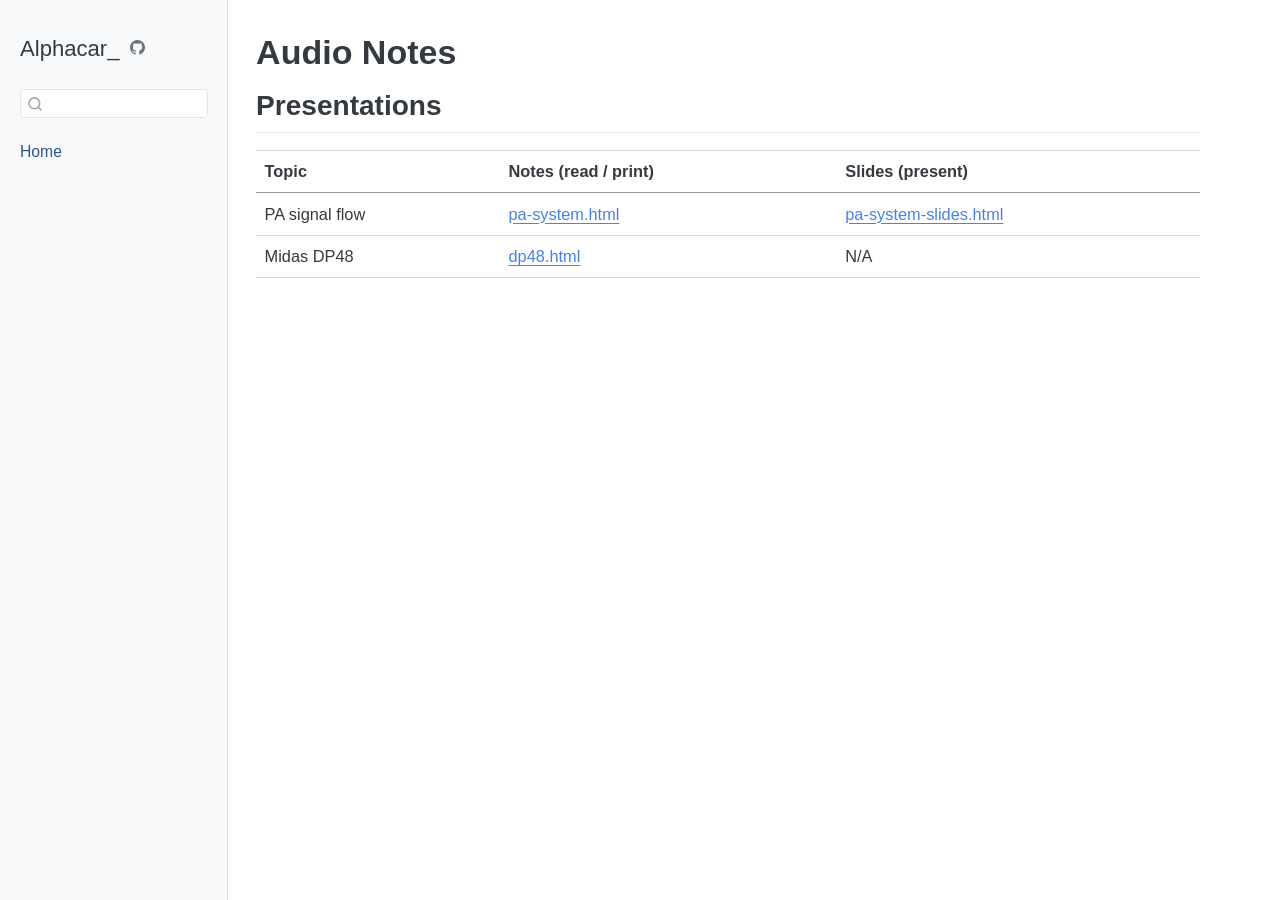
<file: index.html>
<!DOCTYPE html>
<html xmlns="http://www.w3.org/1999/xhtml" lang="en" xml:lang="en"><head>

<meta charset="utf-8">
<meta name="generator" content="quarto-1.8.27">

<meta name="viewport" content="width=device-width, initial-scale=1.0, user-scalable=yes">


<title>Audio Notes – Alphacar_</title>
<style>
code{white-space: pre-wrap;}
span.smallcaps{font-variant: small-caps;}
div.columns{display: flex; gap: min(4vw, 1.5em);}
div.column{flex: auto; overflow-x: auto;}
div.hanging-indent{margin-left: 1.5em; text-indent: -1.5em;}
ul.task-list{list-style: none;}
ul.task-list li input[type="checkbox"] {
  width: 0.8em;
  margin: 0 0.8em 0.2em -1em; /* quarto-specific, see https://github.com/quarto-dev/quarto-cli/issues/4556 */ 
  vertical-align: middle;
}
</style>


<script src="site_libs/quarto-nav/quarto-nav.js"></script>
<script src="site_libs/quarto-nav/headroom.min.js"></script>
<script src="site_libs/clipboard/clipboard.min.js"></script>
<script src="site_libs/quarto-search/autocomplete.umd.js"></script>
<script src="site_libs/quarto-search/fuse.min.js"></script>
<script src="site_libs/quarto-search/quarto-search.js"></script>
<meta name="quarto:offset" content="./">
<script src="site_libs/quarto-html/quarto.js" type="module"></script>
<script src="site_libs/quarto-html/tabsets/tabsets.js" type="module"></script>
<script src="site_libs/quarto-html/axe/axe-check.js" type="module"></script>
<script src="site_libs/quarto-html/popper.min.js"></script>
<script src="site_libs/quarto-html/tippy.umd.min.js"></script>
<script src="site_libs/quarto-html/anchor.min.js"></script>
<link href="site_libs/quarto-html/tippy.css" rel="stylesheet">
<link href="site_libs/quarto-html/quarto-syntax-highlighting-ed96de9b727972fe78a7b5d16c58bf87.css" rel="stylesheet" id="quarto-text-highlighting-styles">
<script src="site_libs/bootstrap/bootstrap.min.js"></script>
<link href="site_libs/bootstrap/bootstrap-icons.css" rel="stylesheet">
<link href="site_libs/bootstrap/bootstrap-1e7bb819180e912c320fa6abd0ecabc9.min.css" rel="stylesheet" append-hash="true" id="quarto-bootstrap" data-mode="light">
<script id="quarto-search-options" type="application/json">{
  "location": "sidebar",
  "copy-button": false,
  "collapse-after": 3,
  "panel-placement": "start",
  "type": "textbox",
  "limit": 50,
  "keyboard-shortcut": [
    "f",
    "/",
    "s"
  ],
  "show-item-context": false,
  "language": {
    "search-no-results-text": "No results",
    "search-matching-documents-text": "matching documents",
    "search-copy-link-title": "Copy link to search",
    "search-hide-matches-text": "Hide additional matches",
    "search-more-match-text": "more match in this document",
    "search-more-matches-text": "more matches in this document",
    "search-clear-button-title": "Clear",
    "search-text-placeholder": "",
    "search-detached-cancel-button-title": "Cancel",
    "search-submit-button-title": "Submit",
    "search-label": "Search"
  }
}</script>
<script async="" src="https://www.googletagmanager.com/gtag/js?id=G-YXVMSHZ5VF"></script>

<script type="text/javascript">

window.dataLayer = window.dataLayer || [];
function gtag(){dataLayer.push(arguments);}
gtag('js', new Date());
gtag('config', 'G-YXVMSHZ5VF', { 'anonymize_ip': true});
</script>


</head>

<body class="nav-sidebar docked fullcontent quarto-light">

<div id="quarto-search-results"></div>
  <header id="quarto-header" class="headroom fixed-top">
  <nav class="quarto-secondary-nav">
    <div class="container-fluid d-flex">
      <button type="button" class="quarto-btn-toggle btn" data-bs-toggle="collapse" role="button" data-bs-target=".quarto-sidebar-collapse-item" aria-controls="quarto-sidebar" aria-expanded="false" aria-label="Toggle sidebar navigation" onclick="if (window.quartoToggleHeadroom) { window.quartoToggleHeadroom(); }">
        <i class="bi bi-layout-text-sidebar-reverse"></i>
      </button>
        <nav class="quarto-page-breadcrumbs" aria-label="breadcrumb"><ol class="breadcrumb"><li class="breadcrumb-item"><a href="./index.html">Home</a></li></ol></nav>
        <a class="flex-grow-1" role="navigation" data-bs-toggle="collapse" data-bs-target=".quarto-sidebar-collapse-item" aria-controls="quarto-sidebar" aria-expanded="false" aria-label="Toggle sidebar navigation" onclick="if (window.quartoToggleHeadroom) { window.quartoToggleHeadroom(); }">      
        </a>
      <button type="button" class="btn quarto-search-button" aria-label="Search" onclick="window.quartoOpenSearch();">
        <i class="bi bi-search"></i>
      </button>
    </div>
  </nav>
</header>
<!-- content -->
<div id="quarto-content" class="quarto-container page-columns page-rows-contents page-layout-article">
<!-- sidebar -->
  <nav id="quarto-sidebar" class="sidebar collapse collapse-horizontal quarto-sidebar-collapse-item sidebar-navigation docked overflow-auto">
    <div class="pt-lg-2 mt-2 text-left sidebar-header">
    <div class="sidebar-title mb-0 py-0">
      <a href="./">Alphacar_</a> 
        <div class="sidebar-tools-main">
    <div class="dropdown">
      <a href="" title="" id="quarto-navigation-tool-dropdown-0" class="quarto-navigation-tool dropdown-toggle px-1" data-bs-toggle="dropdown" aria-expanded="false" role="link" aria-label=""><i class="bi bi-github"></i></a>
      <ul class="dropdown-menu" aria-labelledby="quarto-navigation-tool-dropdown-0">
          <li>
            <a class="dropdown-item sidebar-tools-main-item" href="https://github.com/alpha216/audio-quarto">
            Source Code
            </a>
          </li>
      </ul>
    </div>
</div>
    </div>
      </div>
        <div class="mt-2 flex-shrink-0 align-items-center">
        <div class="sidebar-search">
        <div id="quarto-search" class="" title="Search"></div>
        </div>
        </div>
    <div class="sidebar-menu-container"> 
    <ul class="list-unstyled mt-1">
        <li class="sidebar-item">
  <div class="sidebar-item-container"> 
  <a href="./index.html" class="sidebar-item-text sidebar-link active">
 <span class="menu-text">Home</span></a>
  </div>
</li>
    </ul>
    </div>
</nav>
<div id="quarto-sidebar-glass" class="quarto-sidebar-collapse-item" data-bs-toggle="collapse" data-bs-target=".quarto-sidebar-collapse-item"></div>
<!-- margin-sidebar -->
    
<!-- main -->
<main class="content" id="quarto-document-content">

<header id="title-block-header" class="quarto-title-block default">
<div class="quarto-title">
<h1 class="title">Audio Notes</h1>
</div>



<div class="quarto-title-meta">

    
  
    
  </div>
  


</header>


<section id="presentations" class="level2">
<h2 class="anchored" data-anchor-id="presentations">Presentations</h2>
<table class="caption-top table">
<thead>
<tr class="header">
<th>Topic</th>
<th>Notes (read / print)</th>
<th>Slides (present)</th>
</tr>
</thead>
<tbody>
<tr class="odd">
<td>PA signal flow</td>
<td><a href="pa-system.html">pa-system.html</a></td>
<td><a href="pa-system-slides.html">pa-system-slides.html</a></td>
</tr>
<tr class="even">
<td>Midas DP48</td>
<td><a href="dp48.html">dp48.html</a></td>
<td>N/A</td>
</tr>
</tbody>
</table>


</section>

</main> <!-- /main -->
<script id="quarto-html-after-body" type="application/javascript">
  window.document.addEventListener("DOMContentLoaded", function (event) {
    const icon = "";
    const anchorJS = new window.AnchorJS();
    anchorJS.options = {
      placement: 'right',
      icon: icon
    };
    anchorJS.add('.anchored');
    const isCodeAnnotation = (el) => {
      for (const clz of el.classList) {
        if (clz.startsWith('code-annotation-')) {                     
          return true;
        }
      }
      return false;
    }
    const onCopySuccess = function(e) {
      // button target
      const button = e.trigger;
      // don't keep focus
      button.blur();
      // flash "checked"
      button.classList.add('code-copy-button-checked');
      var currentTitle = button.getAttribute("title");
      button.setAttribute("title", "Copied!");
      let tooltip;
      if (window.bootstrap) {
        button.setAttribute("data-bs-toggle", "tooltip");
        button.setAttribute("data-bs-placement", "left");
        button.setAttribute("data-bs-title", "Copied!");
        tooltip = new bootstrap.Tooltip(button, 
          { trigger: "manual", 
            customClass: "code-copy-button-tooltip",
            offset: [0, -8]});
        tooltip.show();    
      }
      setTimeout(function() {
        if (tooltip) {
          tooltip.hide();
          button.removeAttribute("data-bs-title");
          button.removeAttribute("data-bs-toggle");
          button.removeAttribute("data-bs-placement");
        }
        button.setAttribute("title", currentTitle);
        button.classList.remove('code-copy-button-checked');
      }, 1000);
      // clear code selection
      e.clearSelection();
    }
    const getTextToCopy = function(trigger) {
      const outerScaffold = trigger.parentElement.cloneNode(true);
      const codeEl = outerScaffold.querySelector('code');
      for (const childEl of codeEl.children) {
        if (isCodeAnnotation(childEl)) {
          childEl.remove();
        }
      }
      return codeEl.innerText;
    }
    const clipboard = new window.ClipboardJS('.code-copy-button:not([data-in-quarto-modal])', {
      text: getTextToCopy
    });
    clipboard.on('success', onCopySuccess);
    if (window.document.getElementById('quarto-embedded-source-code-modal')) {
      const clipboardModal = new window.ClipboardJS('.code-copy-button[data-in-quarto-modal]', {
        text: getTextToCopy,
        container: window.document.getElementById('quarto-embedded-source-code-modal')
      });
      clipboardModal.on('success', onCopySuccess);
    }
      var localhostRegex = new RegExp(/^(?:http|https):\/\/localhost\:?[0-9]*\//);
      var mailtoRegex = new RegExp(/^mailto:/);
        var filterRegex = new RegExp("https:\/\/audio\.alphacar\.dev");
      var isInternal = (href) => {
          return filterRegex.test(href) || localhostRegex.test(href) || mailtoRegex.test(href);
      }
      // Inspect non-navigation links and adorn them if external
     var links = window.document.querySelectorAll('a[href]:not(.nav-link):not(.navbar-brand):not(.toc-action):not(.sidebar-link):not(.sidebar-item-toggle):not(.pagination-link):not(.no-external):not([aria-hidden]):not(.dropdown-item):not(.quarto-navigation-tool):not(.about-link)');
      for (var i=0; i<links.length; i++) {
        const link = links[i];
        if (!isInternal(link.href)) {
          // undo the damage that might have been done by quarto-nav.js in the case of
          // links that we want to consider external
          if (link.dataset.originalHref !== undefined) {
            link.href = link.dataset.originalHref;
          }
        }
      }
    function tippyHover(el, contentFn, onTriggerFn, onUntriggerFn) {
      const config = {
        allowHTML: true,
        maxWidth: 500,
        delay: 100,
        arrow: false,
        appendTo: function(el) {
            return el.parentElement;
        },
        interactive: true,
        interactiveBorder: 10,
        theme: 'quarto',
        placement: 'bottom-start',
      };
      if (contentFn) {
        config.content = contentFn;
      }
      if (onTriggerFn) {
        config.onTrigger = onTriggerFn;
      }
      if (onUntriggerFn) {
        config.onUntrigger = onUntriggerFn;
      }
      window.tippy(el, config); 
    }
    const noterefs = window.document.querySelectorAll('a[role="doc-noteref"]');
    for (var i=0; i<noterefs.length; i++) {
      const ref = noterefs[i];
      tippyHover(ref, function() {
        // use id or data attribute instead here
        let href = ref.getAttribute('data-footnote-href') || ref.getAttribute('href');
        try { href = new URL(href).hash; } catch {}
        const id = href.replace(/^#\/?/, "");
        const note = window.document.getElementById(id);
        if (note) {
          return note.innerHTML;
        } else {
          return "";
        }
      });
    }
    const xrefs = window.document.querySelectorAll('a.quarto-xref');
    const processXRef = (id, note) => {
      // Strip column container classes
      const stripColumnClz = (el) => {
        el.classList.remove("page-full", "page-columns");
        if (el.children) {
          for (const child of el.children) {
            stripColumnClz(child);
          }
        }
      }
      stripColumnClz(note)
      if (id === null || id.startsWith('sec-')) {
        // Special case sections, only their first couple elements
        const container = document.createElement("div");
        if (note.children && note.children.length > 2) {
          container.appendChild(note.children[0].cloneNode(true));
          for (let i = 1; i < note.children.length; i++) {
            const child = note.children[i];
            if (child.tagName === "P" && child.innerText === "") {
              continue;
            } else {
              container.appendChild(child.cloneNode(true));
              break;
            }
          }
          if (window.Quarto?.typesetMath) {
            window.Quarto.typesetMath(container);
          }
          return container.innerHTML
        } else {
          if (window.Quarto?.typesetMath) {
            window.Quarto.typesetMath(note);
          }
          return note.innerHTML;
        }
      } else {
        // Remove any anchor links if they are present
        const anchorLink = note.querySelector('a.anchorjs-link');
        if (anchorLink) {
          anchorLink.remove();
        }
        if (window.Quarto?.typesetMath) {
          window.Quarto.typesetMath(note);
        }
        if (note.classList.contains("callout")) {
          return note.outerHTML;
        } else {
          return note.innerHTML;
        }
      }
    }
    for (var i=0; i<xrefs.length; i++) {
      const xref = xrefs[i];
      tippyHover(xref, undefined, function(instance) {
        instance.disable();
        let url = xref.getAttribute('href');
        let hash = undefined; 
        if (url.startsWith('#')) {
          hash = url;
        } else {
          try { hash = new URL(url).hash; } catch {}
        }
        if (hash) {
          const id = hash.replace(/^#\/?/, "");
          const note = window.document.getElementById(id);
          if (note !== null) {
            try {
              const html = processXRef(id, note.cloneNode(true));
              instance.setContent(html);
            } finally {
              instance.enable();
              instance.show();
            }
          } else {
            // See if we can fetch this
            fetch(url.split('#')[0])
            .then(res => res.text())
            .then(html => {
              const parser = new DOMParser();
              const htmlDoc = parser.parseFromString(html, "text/html");
              const note = htmlDoc.getElementById(id);
              if (note !== null) {
                const html = processXRef(id, note);
                instance.setContent(html);
              } 
            }).finally(() => {
              instance.enable();
              instance.show();
            });
          }
        } else {
          // See if we can fetch a full url (with no hash to target)
          // This is a special case and we should probably do some content thinning / targeting
          fetch(url)
          .then(res => res.text())
          .then(html => {
            const parser = new DOMParser();
            const htmlDoc = parser.parseFromString(html, "text/html");
            const note = htmlDoc.querySelector('main.content');
            if (note !== null) {
              // This should only happen for chapter cross references
              // (since there is no id in the URL)
              // remove the first header
              if (note.children.length > 0 && note.children[0].tagName === "HEADER") {
                note.children[0].remove();
              }
              const html = processXRef(null, note);
              instance.setContent(html);
            } 
          }).finally(() => {
            instance.enable();
            instance.show();
          });
        }
      }, function(instance) {
      });
    }
        let selectedAnnoteEl;
        const selectorForAnnotation = ( cell, annotation) => {
          let cellAttr = 'data-code-cell="' + cell + '"';
          let lineAttr = 'data-code-annotation="' +  annotation + '"';
          const selector = 'span[' + cellAttr + '][' + lineAttr + ']';
          return selector;
        }
        const selectCodeLines = (annoteEl) => {
          const doc = window.document;
          const targetCell = annoteEl.getAttribute("data-target-cell");
          const targetAnnotation = annoteEl.getAttribute("data-target-annotation");
          const annoteSpan = window.document.querySelector(selectorForAnnotation(targetCell, targetAnnotation));
          const lines = annoteSpan.getAttribute("data-code-lines").split(",");
          const lineIds = lines.map((line) => {
            return targetCell + "-" + line;
          })
          let top = null;
          let height = null;
          let parent = null;
          if (lineIds.length > 0) {
              //compute the position of the single el (top and bottom and make a div)
              const el = window.document.getElementById(lineIds[0]);
              top = el.offsetTop;
              height = el.offsetHeight;
              parent = el.parentElement.parentElement;
            if (lineIds.length > 1) {
              const lastEl = window.document.getElementById(lineIds[lineIds.length - 1]);
              const bottom = lastEl.offsetTop + lastEl.offsetHeight;
              height = bottom - top;
            }
            if (top !== null && height !== null && parent !== null) {
              // cook up a div (if necessary) and position it 
              let div = window.document.getElementById("code-annotation-line-highlight");
              if (div === null) {
                div = window.document.createElement("div");
                div.setAttribute("id", "code-annotation-line-highlight");
                div.style.position = 'absolute';
                parent.appendChild(div);
              }
              div.style.top = top - 2 + "px";
              div.style.height = height + 4 + "px";
              div.style.left = 0;
              let gutterDiv = window.document.getElementById("code-annotation-line-highlight-gutter");
              if (gutterDiv === null) {
                gutterDiv = window.document.createElement("div");
                gutterDiv.setAttribute("id", "code-annotation-line-highlight-gutter");
                gutterDiv.style.position = 'absolute';
                const codeCell = window.document.getElementById(targetCell);
                const gutter = codeCell.querySelector('.code-annotation-gutter');
                gutter.appendChild(gutterDiv);
              }
              gutterDiv.style.top = top - 2 + "px";
              gutterDiv.style.height = height + 4 + "px";
            }
            selectedAnnoteEl = annoteEl;
          }
        };
        const unselectCodeLines = () => {
          const elementsIds = ["code-annotation-line-highlight", "code-annotation-line-highlight-gutter"];
          elementsIds.forEach((elId) => {
            const div = window.document.getElementById(elId);
            if (div) {
              div.remove();
            }
          });
          selectedAnnoteEl = undefined;
        };
          // Handle positioning of the toggle
      window.addEventListener(
        "resize",
        throttle(() => {
          elRect = undefined;
          if (selectedAnnoteEl) {
            selectCodeLines(selectedAnnoteEl);
          }
        }, 10)
      );
      function throttle(fn, ms) {
      let throttle = false;
      let timer;
        return (...args) => {
          if(!throttle) { // first call gets through
              fn.apply(this, args);
              throttle = true;
          } else { // all the others get throttled
              if(timer) clearTimeout(timer); // cancel #2
              timer = setTimeout(() => {
                fn.apply(this, args);
                timer = throttle = false;
              }, ms);
          }
        };
      }
        // Attach click handler to the DT
        const annoteDls = window.document.querySelectorAll('dt[data-target-cell]');
        for (const annoteDlNode of annoteDls) {
          annoteDlNode.addEventListener('click', (event) => {
            const clickedEl = event.target;
            if (clickedEl !== selectedAnnoteEl) {
              unselectCodeLines();
              const activeEl = window.document.querySelector('dt[data-target-cell].code-annotation-active');
              if (activeEl) {
                activeEl.classList.remove('code-annotation-active');
              }
              selectCodeLines(clickedEl);
              clickedEl.classList.add('code-annotation-active');
            } else {
              // Unselect the line
              unselectCodeLines();
              clickedEl.classList.remove('code-annotation-active');
            }
          });
        }
    const findCites = (el) => {
      const parentEl = el.parentElement;
      if (parentEl) {
        const cites = parentEl.dataset.cites;
        if (cites) {
          return {
            el,
            cites: cites.split(' ')
          };
        } else {
          return findCites(el.parentElement)
        }
      } else {
        return undefined;
      }
    };
    var bibliorefs = window.document.querySelectorAll('a[role="doc-biblioref"]');
    for (var i=0; i<bibliorefs.length; i++) {
      const ref = bibliorefs[i];
      const citeInfo = findCites(ref);
      if (citeInfo) {
        tippyHover(citeInfo.el, function() {
          var popup = window.document.createElement('div');
          citeInfo.cites.forEach(function(cite) {
            var citeDiv = window.document.createElement('div');
            citeDiv.classList.add('hanging-indent');
            citeDiv.classList.add('csl-entry');
            var biblioDiv = window.document.getElementById('ref-' + cite);
            if (biblioDiv) {
              citeDiv.innerHTML = biblioDiv.innerHTML;
            }
            popup.appendChild(citeDiv);
          });
          return popup.innerHTML;
        });
      }
    }
  });
  </script>
</div> <!-- /content -->




</body></html>
</file>
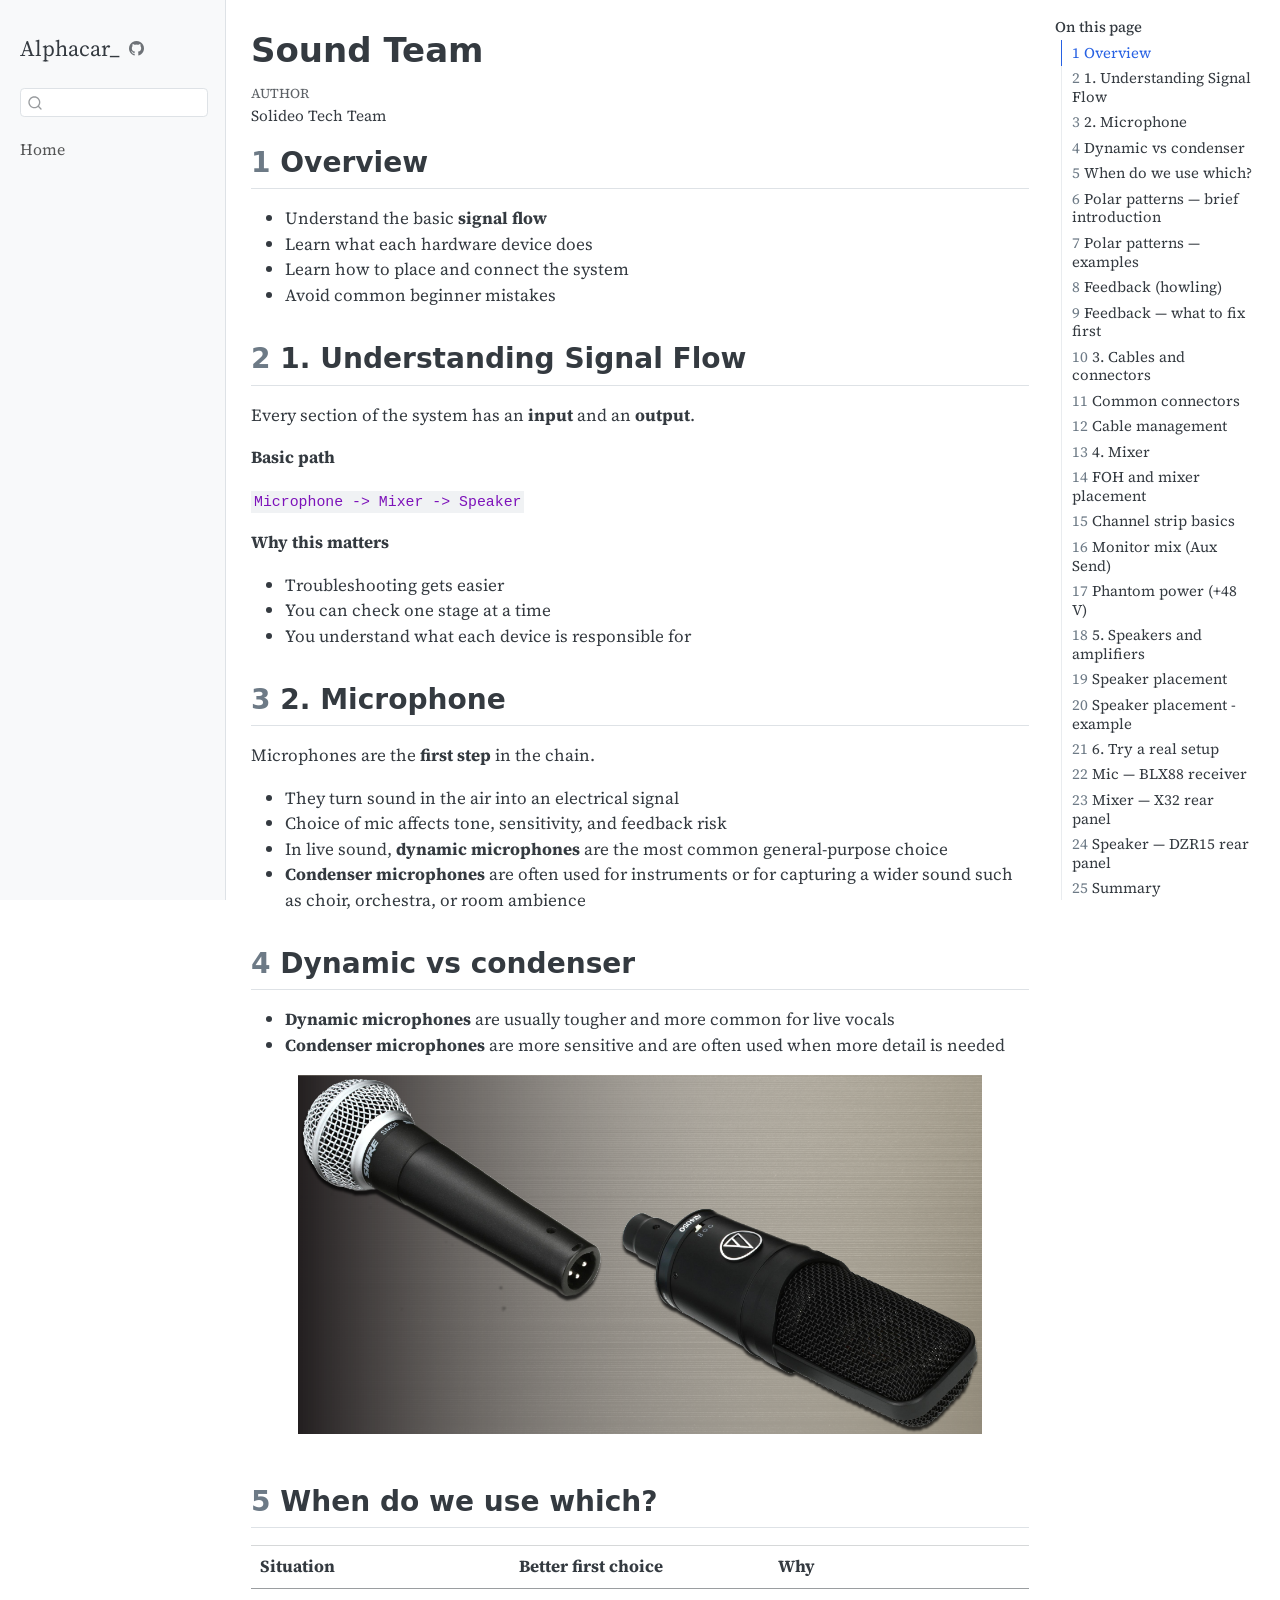
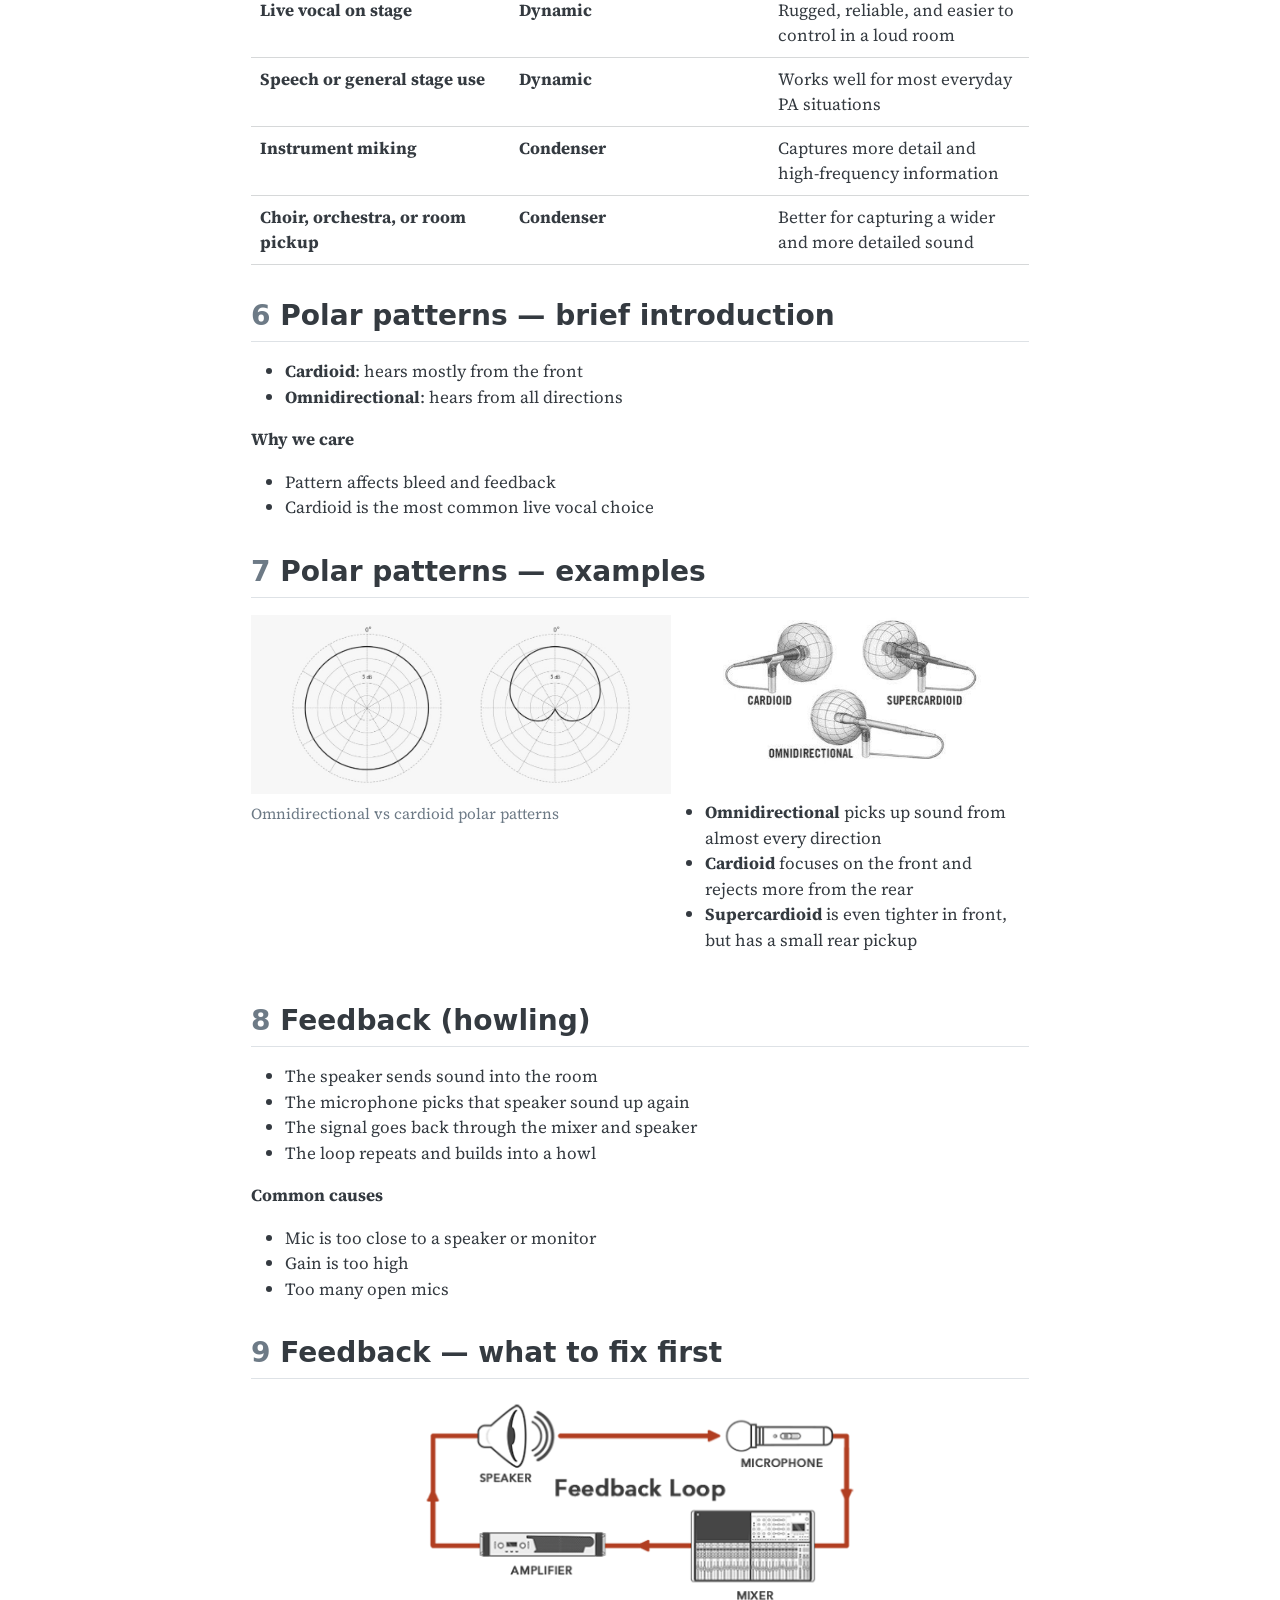
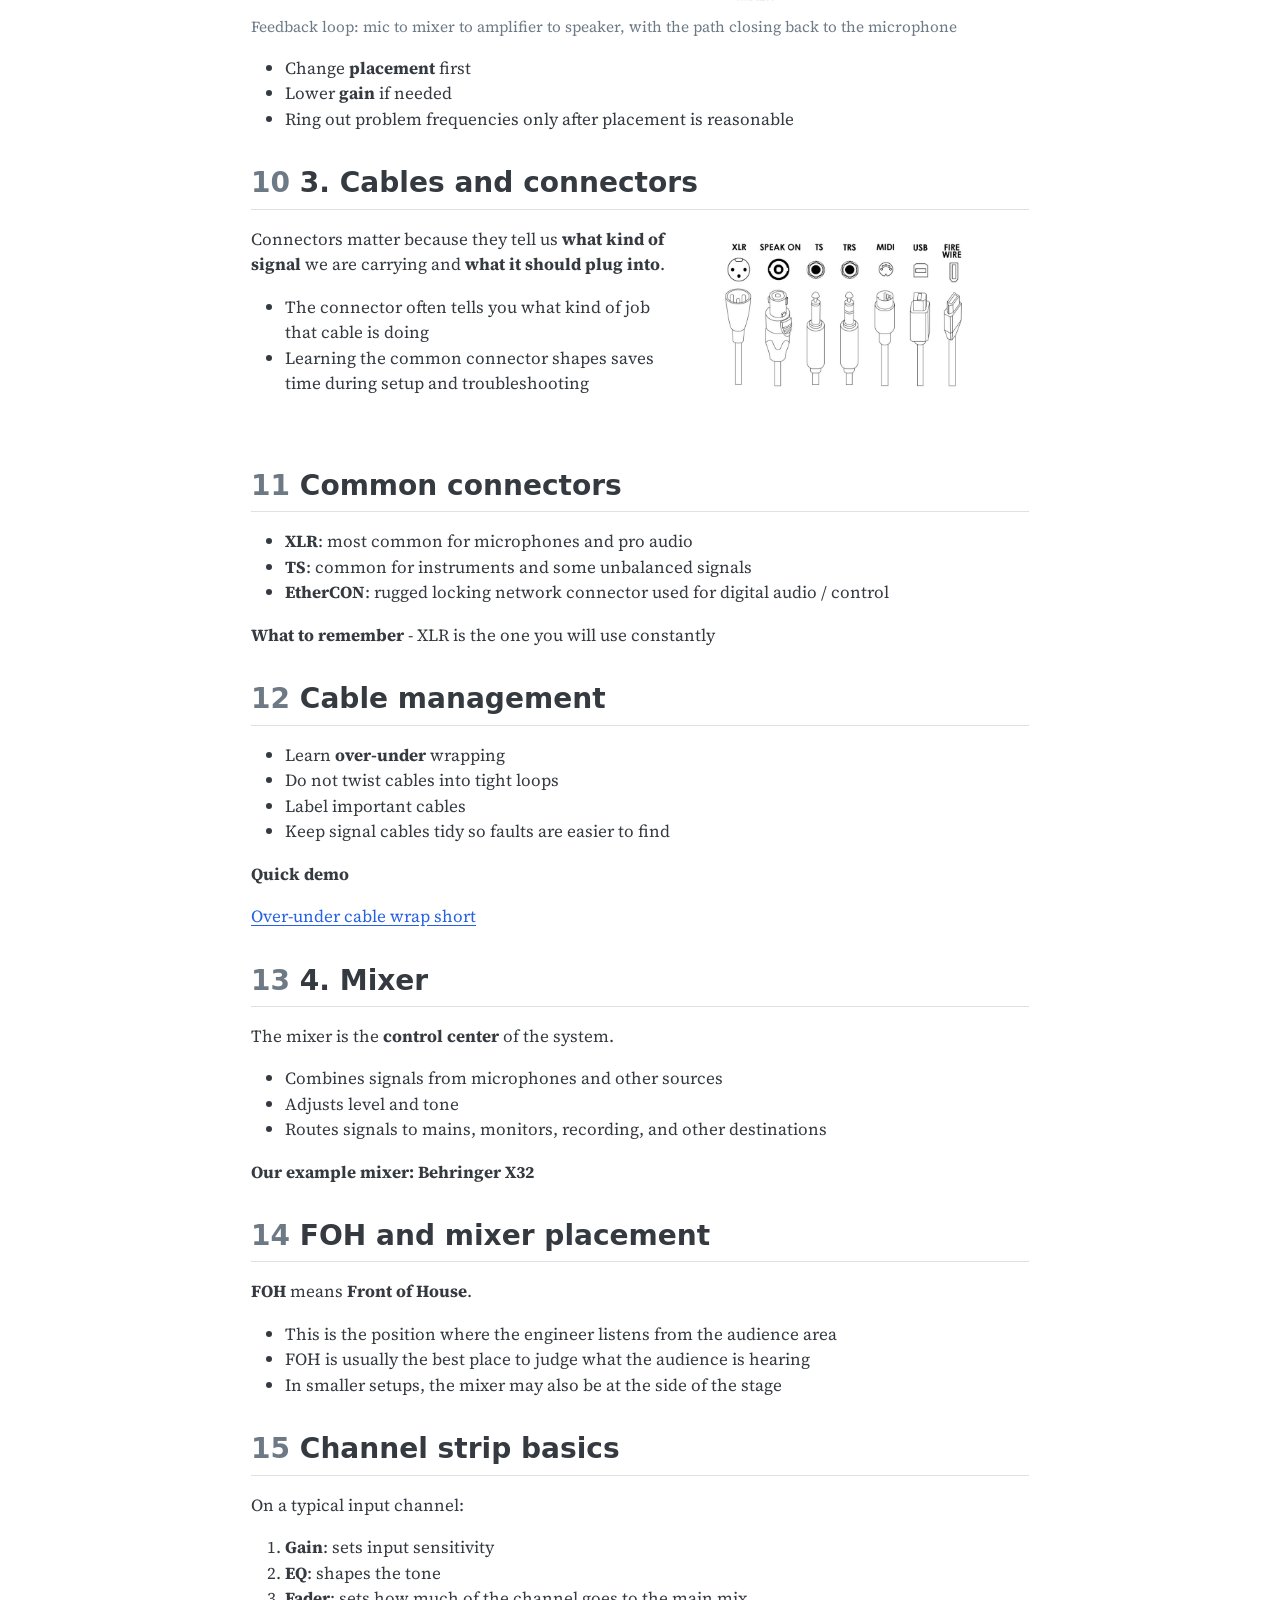
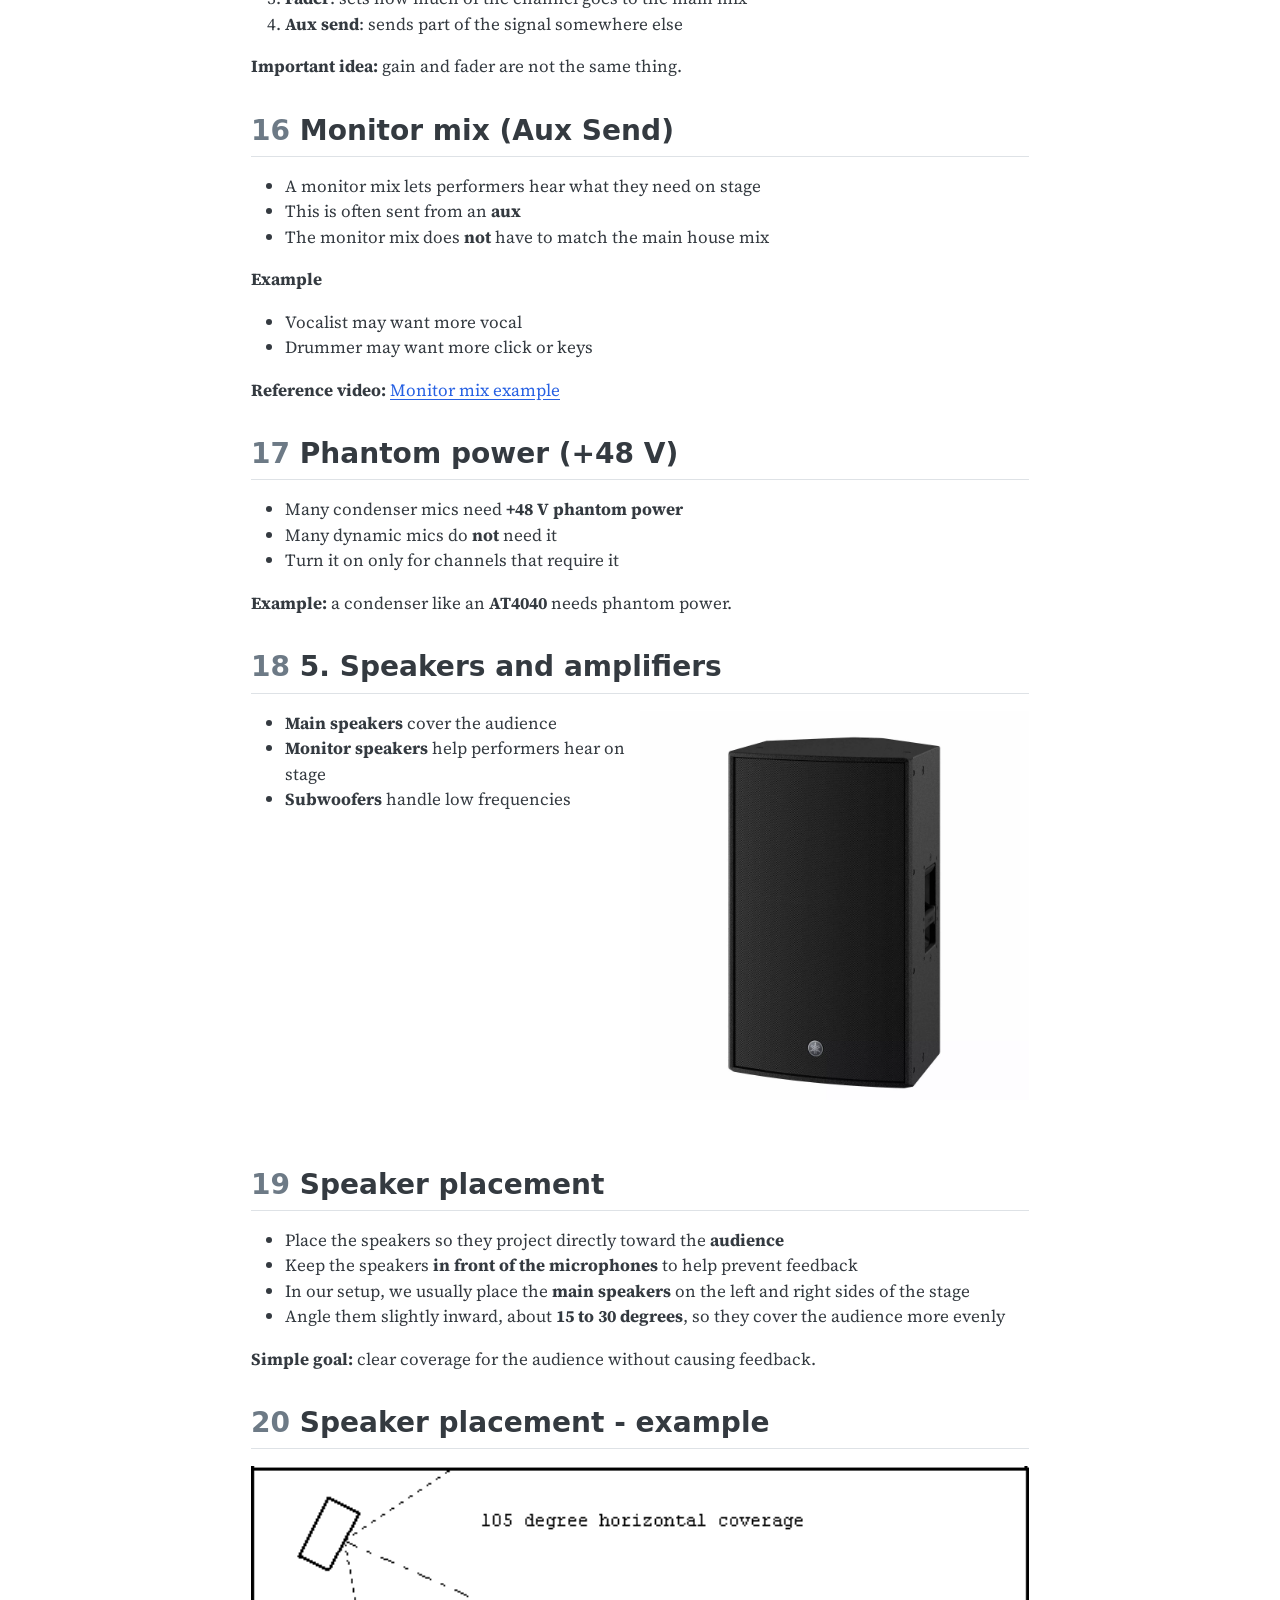
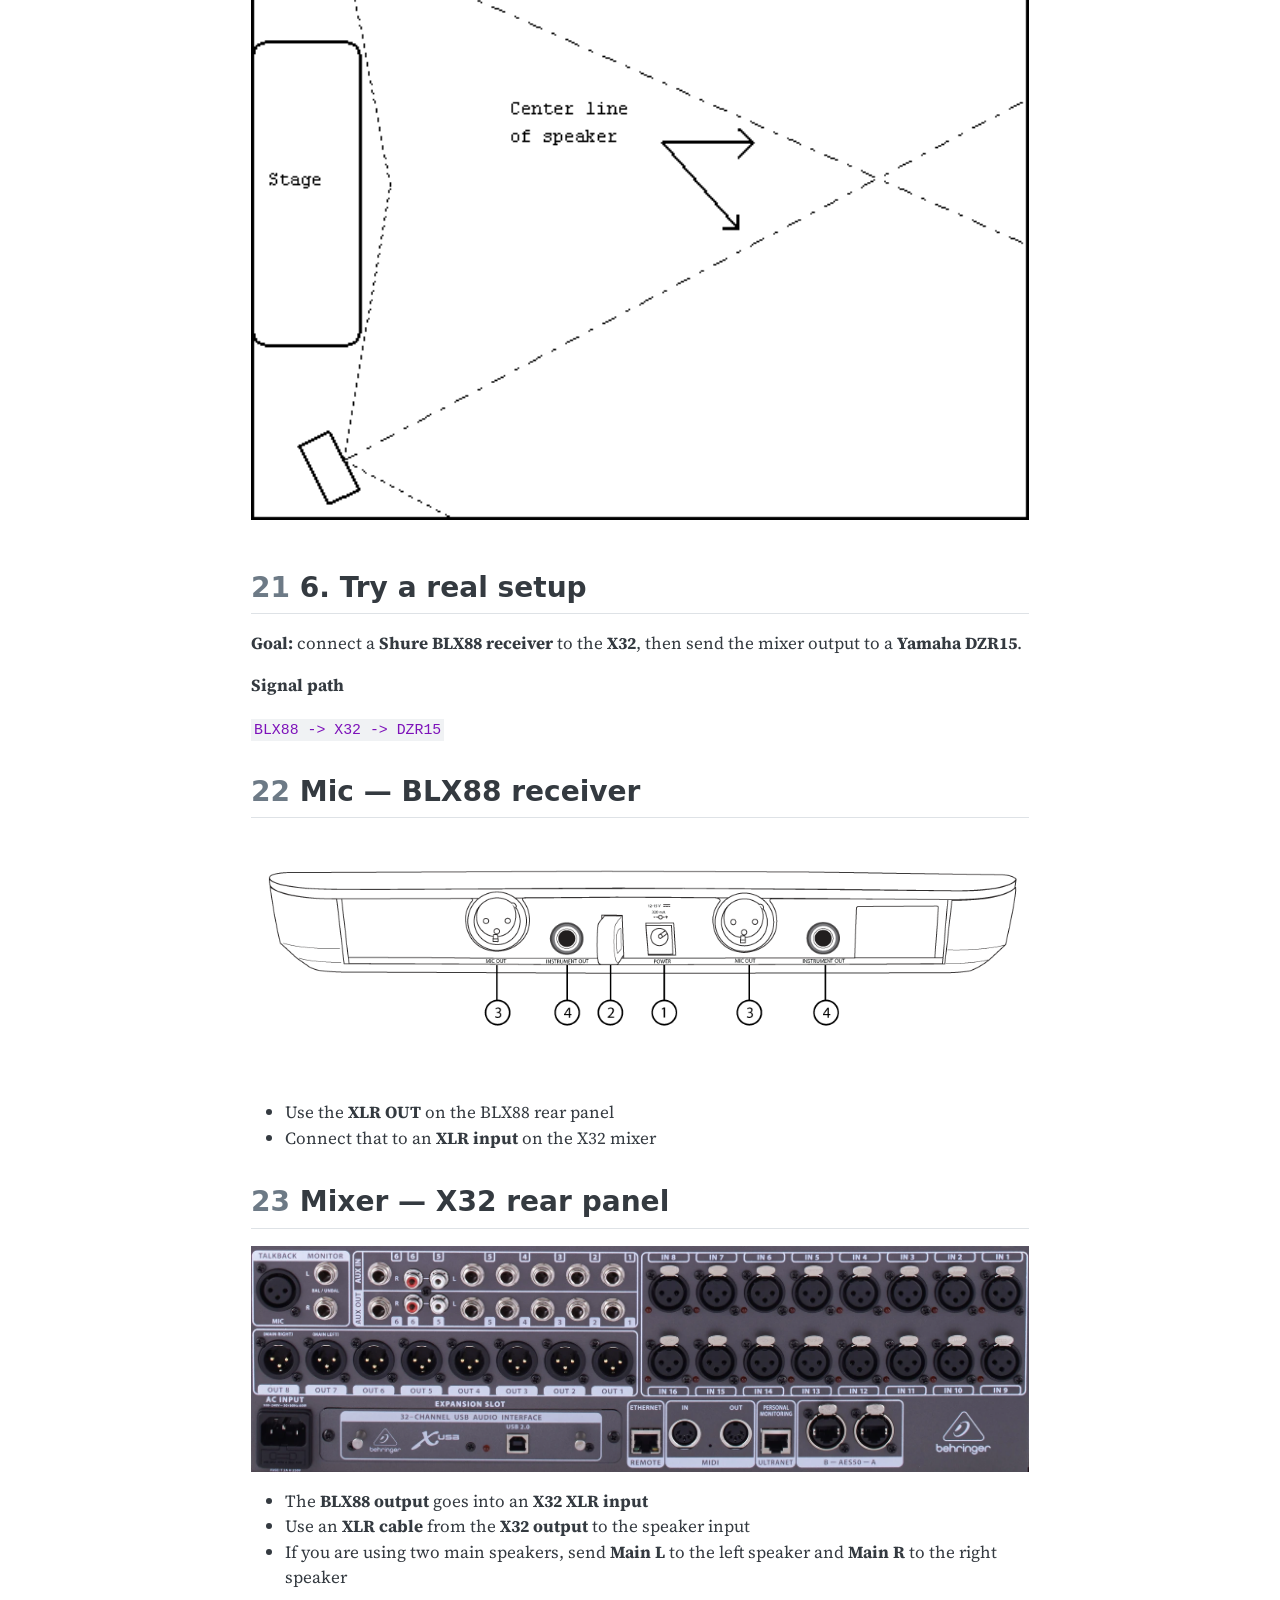
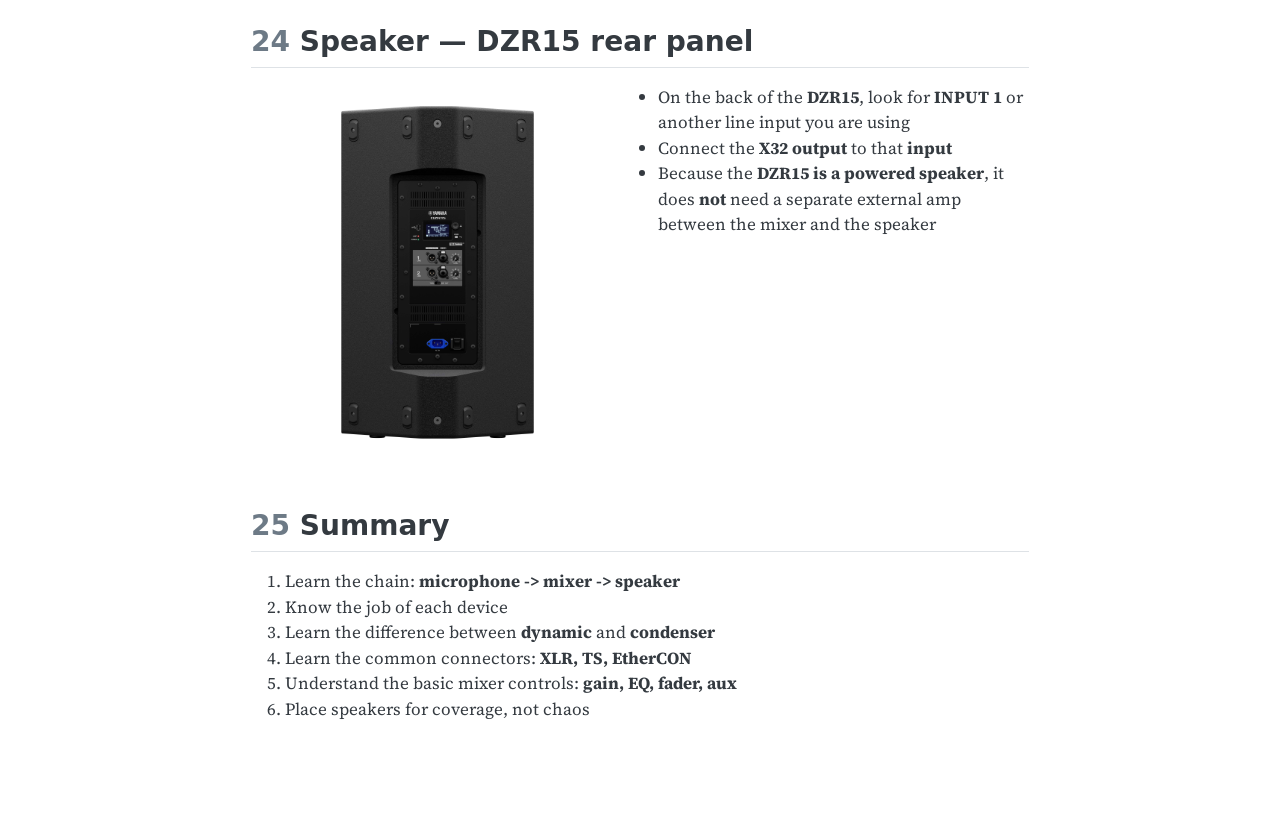
<file: pa-system.html>
<!DOCTYPE html>
<html xmlns="http://www.w3.org/1999/xhtml" lang="en" xml:lang="en"><head>

<meta charset="utf-8">
<meta name="generator" content="quarto-1.8.27">

<meta name="viewport" content="width=device-width, initial-scale=1.0, user-scalable=yes">

<meta name="author" content="Solideo Tech Team">

<title>Sound Team – Alphacar_</title>
<style>
code{white-space: pre-wrap;}
span.smallcaps{font-variant: small-caps;}
div.columns{display: flex; gap: min(4vw, 1.5em);}
div.column{flex: auto; overflow-x: auto;}
div.hanging-indent{margin-left: 1.5em; text-indent: -1.5em;}
ul.task-list{list-style: none;}
ul.task-list li input[type="checkbox"] {
  width: 0.8em;
  margin: 0 0.8em 0.2em -1em; /* quarto-specific, see https://github.com/quarto-dev/quarto-cli/issues/4556 */ 
  vertical-align: middle;
}
</style>


<script src="site_libs/quarto-nav/quarto-nav.js"></script>
<script src="site_libs/quarto-nav/headroom.min.js"></script>
<script src="site_libs/clipboard/clipboard.min.js"></script>
<script src="site_libs/quarto-search/autocomplete.umd.js"></script>
<script src="site_libs/quarto-search/fuse.min.js"></script>
<script src="site_libs/quarto-search/quarto-search.js"></script>
<meta name="quarto:offset" content="./">
<script src="site_libs/quarto-html/quarto.js" type="module"></script>
<script src="site_libs/quarto-html/tabsets/tabsets.js" type="module"></script>
<script src="site_libs/quarto-html/axe/axe-check.js" type="module"></script>
<script src="site_libs/quarto-html/popper.min.js"></script>
<script src="site_libs/quarto-html/tippy.umd.min.js"></script>
<script src="site_libs/quarto-html/anchor.min.js"></script>
<link href="site_libs/quarto-html/tippy.css" rel="stylesheet">
<link href="site_libs/quarto-html/quarto-syntax-highlighting-ed96de9b727972fe78a7b5d16c58bf87.css" rel="stylesheet" id="quarto-text-highlighting-styles">
<script src="site_libs/bootstrap/bootstrap.min.js"></script>
<link href="site_libs/bootstrap/bootstrap-icons.css" rel="stylesheet">
<link href="site_libs/bootstrap/bootstrap-bcb4737e8fbcf1e9dfc00b59f8305558.min.css" rel="stylesheet" append-hash="true" id="quarto-bootstrap" data-mode="light">
<script id="quarto-search-options" type="application/json">{
  "location": "sidebar",
  "copy-button": false,
  "collapse-after": 3,
  "panel-placement": "start",
  "type": "textbox",
  "limit": 50,
  "keyboard-shortcut": [
    "f",
    "/",
    "s"
  ],
  "show-item-context": false,
  "language": {
    "search-no-results-text": "No results",
    "search-matching-documents-text": "matching documents",
    "search-copy-link-title": "Copy link to search",
    "search-hide-matches-text": "Hide additional matches",
    "search-more-match-text": "more match in this document",
    "search-more-matches-text": "more matches in this document",
    "search-clear-button-title": "Clear",
    "search-text-placeholder": "",
    "search-detached-cancel-button-title": "Cancel",
    "search-submit-button-title": "Submit",
    "search-label": "Search"
  }
}</script>
<script async="" src="https://www.googletagmanager.com/gtag/js?id=G-YXVMSHZ5VF"></script>

<script type="text/javascript">

window.dataLayer = window.dataLayer || [];
function gtag(){dataLayer.push(arguments);}
gtag('js', new Date());
gtag('config', 'G-YXVMSHZ5VF', { 'anonymize_ip': true});
</script>


<link rel="stylesheet" href="article.css">
</head>

<body class="nav-sidebar docked quarto-light">

<div id="quarto-search-results"></div>
  <header id="quarto-header" class="headroom fixed-top">
  <nav class="quarto-secondary-nav">
    <div class="container-fluid d-flex">
      <button type="button" class="quarto-btn-toggle btn" data-bs-toggle="collapse" role="button" data-bs-target=".quarto-sidebar-collapse-item" aria-controls="quarto-sidebar" aria-expanded="false" aria-label="Toggle sidebar navigation" onclick="if (window.quartoToggleHeadroom) { window.quartoToggleHeadroom(); }">
        <i class="bi bi-layout-text-sidebar-reverse"></i>
      </button>
        <nav class="quarto-page-breadcrumbs" aria-label="breadcrumb"><ol class="breadcrumb"><li class="breadcrumb-item">
      Alphacar_
      </li></ol></nav>
        <a class="flex-grow-1" role="navigation" data-bs-toggle="collapse" data-bs-target=".quarto-sidebar-collapse-item" aria-controls="quarto-sidebar" aria-expanded="false" aria-label="Toggle sidebar navigation" onclick="if (window.quartoToggleHeadroom) { window.quartoToggleHeadroom(); }">      
        </a>
      <button type="button" class="btn quarto-search-button" aria-label="Search" onclick="window.quartoOpenSearch();">
        <i class="bi bi-search"></i>
      </button>
    </div>
  </nav>
</header>
<!-- content -->
<div id="quarto-content" class="quarto-container page-columns page-rows-contents page-layout-article">
<!-- sidebar -->
  <nav id="quarto-sidebar" class="sidebar collapse collapse-horizontal quarto-sidebar-collapse-item sidebar-navigation docked overflow-auto">
    <div class="pt-lg-2 mt-2 text-left sidebar-header">
    <div class="sidebar-title mb-0 py-0">
      <a href="./">Alphacar_</a> 
        <div class="sidebar-tools-main">
    <div class="dropdown">
      <a href="" title="" id="quarto-navigation-tool-dropdown-0" class="quarto-navigation-tool dropdown-toggle px-1" data-bs-toggle="dropdown" aria-expanded="false" role="link" aria-label=""><i class="bi bi-github"></i></a>
      <ul class="dropdown-menu" aria-labelledby="quarto-navigation-tool-dropdown-0">
          <li>
            <a class="dropdown-item sidebar-tools-main-item" href="https://github.com/alpha216/audio-quarto">
            Source Code
            </a>
          </li>
      </ul>
    </div>
</div>
    </div>
      </div>
        <div class="mt-2 flex-shrink-0 align-items-center">
        <div class="sidebar-search">
        <div id="quarto-search" class="" title="Search"></div>
        </div>
        </div>
    <div class="sidebar-menu-container"> 
    <ul class="list-unstyled mt-1">
        <li class="sidebar-item">
  <div class="sidebar-item-container"> 
  <a href="./index.html" class="sidebar-item-text sidebar-link">
 <span class="menu-text">Home</span></a>
  </div>
</li>
    </ul>
    </div>
</nav>
<div id="quarto-sidebar-glass" class="quarto-sidebar-collapse-item" data-bs-toggle="collapse" data-bs-target=".quarto-sidebar-collapse-item"></div>
<!-- margin-sidebar -->
    <div id="quarto-margin-sidebar" class="sidebar margin-sidebar">
        <nav id="TOC" role="doc-toc" class="toc-active">
    <h2 id="toc-title">On this page</h2>
   
  <ul>
  <li><a href="#overview" id="toc-overview" class="nav-link active" data-scroll-target="#overview"><span class="header-section-number">1</span> Overview</a></li>
  <li><a href="#understanding-signal-flow" id="toc-understanding-signal-flow" class="nav-link" data-scroll-target="#understanding-signal-flow"><span class="header-section-number">2</span> 1. Understanding Signal Flow</a></li>
  <li><a href="#microphone" id="toc-microphone" class="nav-link" data-scroll-target="#microphone"><span class="header-section-number">3</span> 2. Microphone</a></li>
  <li><a href="#dynamic-vs-condenser" id="toc-dynamic-vs-condenser" class="nav-link" data-scroll-target="#dynamic-vs-condenser"><span class="header-section-number">4</span> Dynamic vs condenser</a></li>
  <li><a href="#when-do-we-use-which" id="toc-when-do-we-use-which" class="nav-link" data-scroll-target="#when-do-we-use-which"><span class="header-section-number">5</span> When do we use which?</a></li>
  <li><a href="#polar-patterns-brief-introduction" id="toc-polar-patterns-brief-introduction" class="nav-link" data-scroll-target="#polar-patterns-brief-introduction"><span class="header-section-number">6</span> Polar patterns — brief introduction</a></li>
  <li><a href="#polar-patterns-examples" id="toc-polar-patterns-examples" class="nav-link" data-scroll-target="#polar-patterns-examples"><span class="header-section-number">7</span> Polar patterns — examples</a></li>
  <li><a href="#feedback-howling" id="toc-feedback-howling" class="nav-link" data-scroll-target="#feedback-howling"><span class="header-section-number">8</span> Feedback (howling)</a></li>
  <li><a href="#feedback-what-to-fix-first" id="toc-feedback-what-to-fix-first" class="nav-link" data-scroll-target="#feedback-what-to-fix-first"><span class="header-section-number">9</span> Feedback — what to fix first</a></li>
  <li><a href="#cables-and-connectors" id="toc-cables-and-connectors" class="nav-link" data-scroll-target="#cables-and-connectors"><span class="header-section-number">10</span> 3. Cables and connectors</a></li>
  <li><a href="#common-connectors" id="toc-common-connectors" class="nav-link" data-scroll-target="#common-connectors"><span class="header-section-number">11</span> Common connectors</a></li>
  <li><a href="#cable-management" id="toc-cable-management" class="nav-link" data-scroll-target="#cable-management"><span class="header-section-number">12</span> Cable management</a></li>
  <li><a href="#mixer" id="toc-mixer" class="nav-link" data-scroll-target="#mixer"><span class="header-section-number">13</span> 4. Mixer</a></li>
  <li><a href="#foh-and-mixer-placement" id="toc-foh-and-mixer-placement" class="nav-link" data-scroll-target="#foh-and-mixer-placement"><span class="header-section-number">14</span> FOH and mixer placement</a></li>
  <li><a href="#channel-strip-basics" id="toc-channel-strip-basics" class="nav-link" data-scroll-target="#channel-strip-basics"><span class="header-section-number">15</span> Channel strip basics</a></li>
  <li><a href="#monitor-mix-aux-send" id="toc-monitor-mix-aux-send" class="nav-link" data-scroll-target="#monitor-mix-aux-send"><span class="header-section-number">16</span> Monitor mix (Aux Send)</a></li>
  <li><a href="#phantom-power-48-v" id="toc-phantom-power-48-v" class="nav-link" data-scroll-target="#phantom-power-48-v"><span class="header-section-number">17</span> Phantom power (+48 V)</a></li>
  <li><a href="#speakers-and-amplifiers" id="toc-speakers-and-amplifiers" class="nav-link" data-scroll-target="#speakers-and-amplifiers"><span class="header-section-number">18</span> 5. Speakers and amplifiers</a></li>
  <li><a href="#speaker-placement" id="toc-speaker-placement" class="nav-link" data-scroll-target="#speaker-placement"><span class="header-section-number">19</span> Speaker placement</a></li>
  <li><a href="#speaker-placement---example" id="toc-speaker-placement---example" class="nav-link" data-scroll-target="#speaker-placement---example"><span class="header-section-number">20</span> Speaker placement - example</a></li>
  <li><a href="#try-a-real-setup" id="toc-try-a-real-setup" class="nav-link" data-scroll-target="#try-a-real-setup"><span class="header-section-number">21</span> 6. Try a real setup</a></li>
  <li><a href="#mic-blx88-receiver" id="toc-mic-blx88-receiver" class="nav-link" data-scroll-target="#mic-blx88-receiver"><span class="header-section-number">22</span> Mic — BLX88 receiver</a></li>
  <li><a href="#mixer-x32-rear-panel" id="toc-mixer-x32-rear-panel" class="nav-link" data-scroll-target="#mixer-x32-rear-panel"><span class="header-section-number">23</span> Mixer — X32 rear panel</a></li>
  <li><a href="#speaker-dzr15-rear-panel" id="toc-speaker-dzr15-rear-panel" class="nav-link" data-scroll-target="#speaker-dzr15-rear-panel"><span class="header-section-number">24</span> Speaker — DZR15 rear panel</a></li>
  <li><a href="#summary" id="toc-summary" class="nav-link" data-scroll-target="#summary"><span class="header-section-number">25</span> Summary</a></li>
  </ul>
<div class="quarto-alternate-formats"><h2>Other Formats</h2><ul><li><a href="pa-system-slides.html"><i class="bi bi-file-slides"></i>RevealJS</a></li></ul></div></nav>
    </div>
<!-- main -->
<main class="content" id="quarto-document-content">

<header id="title-block-header" class="quarto-title-block default">
<div class="quarto-title">
<h1 class="title">Sound Team</h1>
</div>



<div class="quarto-title-meta">

    <div>
    <div class="quarto-title-meta-heading">Author</div>
    <div class="quarto-title-meta-contents">
             <p>Solideo Tech Team </p>
          </div>
  </div>
    
  
    
  </div>
  


</header>


<section id="overview" class="level2" data-number="1">
<h2 data-number="1" class="anchored" data-anchor-id="overview"><span class="header-section-number">1</span> Overview</h2>
<ul>
<li>Understand the basic <strong>signal flow</strong></li>
<li>Learn what each hardware device does</li>
<li>Learn how to place and connect the system</li>
<li>Avoid common beginner mistakes</li>
</ul>
</section>
<section id="understanding-signal-flow" class="level2" data-number="2">
<h2 data-number="2" class="anchored" data-anchor-id="understanding-signal-flow"><span class="header-section-number">2</span> 1. Understanding Signal Flow</h2>
<p>Every section of the system has an <strong>input</strong> and an <strong>output</strong>.</p>
<p><strong>Basic path</strong></p>
<p><code>Microphone -&gt; Mixer -&gt; Speaker</code></p>
<p><strong>Why this matters</strong></p>
<ul>
<li>Troubleshooting gets easier</li>
<li>You can check one stage at a time</li>
<li>You understand what each device is responsible for</li>
</ul>
</section>
<section id="microphone" class="level2" data-number="3">
<h2 data-number="3" class="anchored" data-anchor-id="microphone"><span class="header-section-number">3</span> 2. Microphone</h2>
<p>Microphones are the <strong>first step</strong> in the chain.</p>
<ul>
<li>They turn sound in the air into an electrical signal</li>
<li>Choice of mic affects tone, sensitivity, and feedback risk</li>
<li>In live sound, <strong>dynamic microphones</strong> are the most common general-purpose choice</li>
<li><strong>Condenser microphones</strong> are often used for instruments or for capturing a wider sound such as choir, orchestra, or room ambience</li>
</ul>
</section>
<section id="dynamic-vs-condenser" class="level2" data-number="4">
<h2 data-number="4" class="anchored" data-anchor-id="dynamic-vs-condenser"><span class="header-section-number">4</span> Dynamic vs condenser</h2>
<ul>
<li><strong>Dynamic microphones</strong> are usually tougher and more common for live vocals</li>
<li><strong>Condenser microphones</strong> are more sensitive and are often used when more detail is needed</li>
</ul>
<div class="quarto-figure quarto-figure-center">
<figure class="figure">
<p><img src="assets/dynamic_condenser.png" class="img-fluid quarto-figure quarto-figure-center figure-img" style="width:88.0%" alt="Comparison image showing a dynamic microphone and a condenser microphone"></p>
</figure>
</div>
</section>
<section id="when-do-we-use-which" class="level2 compact-table" data-number="5">
<h2 class="compact-table anchored" data-number="5" data-anchor-id="when-do-we-use-which"><span class="header-section-number">5</span> When do we use which?</h2>
<table class="caption-top table">
<colgroup>
<col style="width: 33%">
<col style="width: 33%">
<col style="width: 33%">
</colgroup>
<thead>
<tr class="header">
<th>Situation</th>
<th>Better first choice</th>
<th>Why</th>
</tr>
</thead>
<tbody>
<tr class="odd">
<td><strong>Live vocal on stage</strong></td>
<td><strong>Dynamic</strong></td>
<td>Rugged, reliable, and easier to control in a loud room</td>
</tr>
<tr class="even">
<td><strong>Speech or general stage use</strong></td>
<td><strong>Dynamic</strong></td>
<td>Works well for most everyday PA situations</td>
</tr>
<tr class="odd">
<td><strong>Instrument miking</strong></td>
<td><strong>Condenser</strong></td>
<td>Captures more detail and high-frequency information</td>
</tr>
<tr class="even">
<td><strong>Choir, orchestra, or room pickup</strong></td>
<td><strong>Condenser</strong></td>
<td>Better for capturing a wider and more detailed sound</td>
</tr>
</tbody>
</table>
</section>
<section id="polar-patterns-brief-introduction" class="level2" data-number="6">
<h2 data-number="6" class="anchored" data-anchor-id="polar-patterns-brief-introduction"><span class="header-section-number">6</span> Polar patterns — brief introduction</h2>
<ul>
<li><strong>Cardioid</strong>: hears mostly from the front</li>
<li><strong>Omnidirectional</strong>: hears from all directions</li>
</ul>
<p><strong>Why we care</strong></p>
<ul>
<li>Pattern affects bleed and feedback</li>
<li>Cardioid is the most common live vocal choice</li>
</ul>
</section>
<section id="polar-patterns-examples" class="level2" data-number="7">
<h2 data-number="7" class="anchored" data-anchor-id="polar-patterns-examples"><span class="header-section-number">7</span> Polar patterns — examples</h2>
<div class="columns">
<div class="column" style="width:54%;">
<div class="quarto-figure quarto-figure-center">
<figure class="figure">
<p><img src="assets/polar-patterns-omni-cardioid.png" class="img-fluid figure-img" style="width:100.0%" alt="Two polar diagrams showing omnidirectional and cardioid microphone pickup patterns"></p>
<figcaption>Omnidirectional vs cardioid polar patterns</figcaption>
</figure>
</div>
</div><div class="column" style="width:46%;">
<div class="quarto-figure quarto-figure-center">
<figure class="figure">
<p><img src="assets/polar-mic.png" class="img-fluid quarto-figure quarto-figure-center figure-img" style="width:74.0%" alt="Supercardioid microphone polar pattern diagram"></p>
</figure>
</div>
<ul>
<li><strong>Omnidirectional</strong> picks up sound from almost every direction</li>
<li><strong>Cardioid</strong> focuses on the front and rejects more from the rear</li>
<li><strong>Supercardioid</strong> is even tighter in front, but has a small rear pickup</li>
</ul>
</div>
</div>
</section>
<section id="feedback-howling" class="level2" data-number="8">
<h2 data-number="8" class="anchored" data-anchor-id="feedback-howling"><span class="header-section-number">8</span> Feedback (howling)</h2>
<ul>
<li>The speaker sends sound into the room</li>
<li>The microphone picks that speaker sound up again</li>
<li>The signal goes back through the mixer and speaker</li>
<li>The loop repeats and builds into a howl</li>
</ul>
<p><strong>Common causes</strong></p>
<ul>
<li>Mic is too close to a speaker or monitor</li>
<li>Gain is too high</li>
<li>Too many open mics</li>
</ul>
</section>
<section id="feedback-what-to-fix-first" class="level2" data-number="9">
<h2 data-number="9" class="anchored" data-anchor-id="feedback-what-to-fix-first"><span class="header-section-number">9</span> Feedback — what to fix first</h2>
<div class="quarto-figure quarto-figure-center">
<figure class="figure">
<p><img src="assets/feedback-loop.png" class="img-fluid figure-img" style="width:62.0%" alt="Feedback loop diagram showing sound returning from the speaker to the microphone"></p>
<figcaption>Feedback loop: mic to mixer to amplifier to speaker, with the path closing back to the microphone</figcaption>
</figure>
</div>
<ul>
<li>Change <strong>placement</strong> first</li>
<li>Lower <strong>gain</strong> if needed</li>
<li>Ring out problem frequencies only after placement is reasonable</li>
</ul>
</section>
<section id="cables-and-connectors" class="level2" data-number="10">
<h2 data-number="10" class="anchored" data-anchor-id="cables-and-connectors"><span class="header-section-number">10</span> 3. Cables and connectors</h2>
<div class="columns">
<div class="column" style="width:54%;">
<p>Connectors matter because they tell us <strong>what kind of signal</strong> we are carrying and <strong>what it should plug into</strong>.</p>
<ul>
<li>The connector often tells you what kind of job that cable is doing</li>
<li>Learning the common connector shapes saves time during setup and troubleshooting</li>
</ul>
</div><div class="column" style="width:46%;">
<div class="quarto-figure quarto-figure-center">
<figure class="figure">
<p><img src="assets/connectors-reference.png" class="img-fluid quarto-figure quarto-figure-center figure-img" style="width:100.0%" alt="Reference image showing XLR, TRS, and TS connectors"></p>
</figure>
</div>
</div>
</div>
</section>
<section id="common-connectors" class="level2" data-number="11">
<h2 data-number="11" class="anchored" data-anchor-id="common-connectors"><span class="header-section-number">11</span> Common connectors</h2>
<ul>
<li><strong>XLR</strong>: most common for microphones and pro audio</li>
<li><strong>TS</strong>: common for instruments and some unbalanced signals</li>
<li><strong>EtherCON</strong>: rugged locking network connector used for digital audio / control</li>
</ul>
<p><strong>What to remember</strong> - XLR is the one you will use constantly</p>
</section>
<section id="cable-management" class="level2" data-number="12">
<h2 data-number="12" class="anchored" data-anchor-id="cable-management"><span class="header-section-number">12</span> Cable management</h2>
<ul>
<li>Learn <strong>over-under</strong> wrapping</li>
<li>Do not twist cables into tight loops</li>
<li>Label important cables</li>
<li>Keep signal cables tidy so faults are easier to find</li>
</ul>
<p><strong>Quick demo</strong></p>
<p><a href="https://www.youtube.com/shorts/ZW_Bh-6E7Go">Over-under cable wrap short</a></p>
</section>
<section id="mixer" class="level2" data-number="13">
<h2 data-number="13" class="anchored" data-anchor-id="mixer"><span class="header-section-number">13</span> 4. Mixer</h2>
<p>The mixer is the <strong>control center</strong> of the system.</p>
<ul>
<li>Combines signals from microphones and other sources</li>
<li>Adjusts level and tone</li>
<li>Routes signals to mains, monitors, recording, and other destinations</li>
</ul>
<p><strong>Our example mixer:</strong> <strong>Behringer X32</strong></p>
</section>
<section id="foh-and-mixer-placement" class="level2" data-number="14">
<h2 data-number="14" class="anchored" data-anchor-id="foh-and-mixer-placement"><span class="header-section-number">14</span> FOH and mixer placement</h2>
<p><strong>FOH</strong> means <strong>Front of House</strong>.</p>
<ul>
<li>This is the position where the engineer listens from the audience area</li>
<li>FOH is usually the best place to judge what the audience is hearing</li>
<li>In smaller setups, the mixer may also be at the side of the stage</li>
</ul>
</section>
<section id="channel-strip-basics" class="level2" data-number="15">
<h2 data-number="15" class="anchored" data-anchor-id="channel-strip-basics"><span class="header-section-number">15</span> Channel strip basics</h2>
<p>On a typical input channel:</p>
<ol type="1">
<li><strong>Gain</strong>: sets input sensitivity</li>
<li><strong>EQ</strong>: shapes the tone</li>
<li><strong>Fader</strong>: sets how much of the channel goes to the main mix</li>
<li><strong>Aux send</strong>: sends part of the signal somewhere else</li>
</ol>
<p><strong>Important idea:</strong> gain and fader are not the same thing.</p>
</section>
<section id="monitor-mix-aux-send" class="level2" data-number="16">
<h2 data-number="16" class="anchored" data-anchor-id="monitor-mix-aux-send"><span class="header-section-number">16</span> Monitor mix (Aux Send)</h2>
<ul>
<li>A monitor mix lets performers hear what they need on stage</li>
<li>This is often sent from an <strong>aux</strong></li>
<li>The monitor mix does <strong>not</strong> have to match the main house mix</li>
</ul>
<p><strong>Example</strong></p>
<ul>
<li>Vocalist may want more vocal</li>
<li>Drummer may want more click or keys</li>
</ul>
<p><strong>Reference video:</strong> <a href="https://www.youtube.com/watch?v=q-Cr6WFmSDE&amp;list=RDq-Cr6WFmSDE&amp;start_radio=1">Monitor mix example</a></p>
</section>
<section id="phantom-power-48-v" class="level2" data-number="17">
<h2 data-number="17" class="anchored" data-anchor-id="phantom-power-48-v"><span class="header-section-number">17</span> Phantom power (+48 V)</h2>
<ul>
<li>Many condenser mics need <strong>+48 V phantom power</strong></li>
<li>Many dynamic mics do <strong>not</strong> need it</li>
<li>Turn it on only for channels that require it</li>
</ul>
<p><strong>Example:</strong> a condenser like an <strong>AT4040</strong> needs phantom power.</p>
</section>
<section id="speakers-and-amplifiers" class="level2" data-number="18">
<h2 data-number="18" class="anchored" data-anchor-id="speakers-and-amplifiers"><span class="header-section-number">18</span> 5. Speakers and amplifiers</h2>
<div class="columns">
<div class="column" style="width:50%;">
<ul>
<li><strong>Main speakers</strong> cover the audience</li>
<li><strong>Monitor speakers</strong> help performers hear on stage</li>
<li><strong>Subwoofers</strong> handle low frequencies</li>
</ul>
</div><div class="column" style="width:50%;">
<div class="quarto-figure quarto-figure-center">
<figure class="figure">
<p><img src="assets/dzr15.png" class="img-fluid quarto-figure quarto-figure-center figure-img" style="width:100.0%" alt="Example of system"></p>
</figure>
</div>
</div>
</div>
</section>
<section id="speaker-placement" class="level2" data-number="19">
<h2 data-number="19" class="anchored" data-anchor-id="speaker-placement"><span class="header-section-number">19</span> Speaker placement</h2>
<ul>
<li>Place the speakers so they project directly toward the <strong>audience</strong></li>
<li>Keep the speakers <strong>in front of the microphones</strong> to help prevent feedback</li>
<li>In our setup, we usually place the <strong>main speakers</strong> on the left and right sides of the stage</li>
<li>Angle them slightly inward, about <strong>15 to 30 degrees</strong>, so they cover the audience more evenly</li>
</ul>
<p><strong>Simple goal:</strong> clear coverage for the audience without causing feedback.</p>
</section>
<section id="speaker-placement---example" class="level2" data-number="20">
<h2 data-number="20" class="anchored" data-anchor-id="speaker-placement---example"><span class="header-section-number">20</span> Speaker placement - example</h2>
<div class="quarto-figure quarto-figure-center">
<figure class="figure">
<p><img src="assets/speaker_placement.png" class="img-fluid quarto-figure quarto-figure-center figure-img" style="width:100.0%" alt=""></p>
</figure>
</div>
</section>
<section id="try-a-real-setup" class="level2" data-number="21">
<h2 data-number="21" class="anchored" data-anchor-id="try-a-real-setup"><span class="header-section-number">21</span> 6. Try a real setup</h2>
<p><strong>Goal:</strong> connect a <strong>Shure BLX88 receiver</strong> to the <strong>X32</strong>, then send the mixer output to a <strong>Yamaha DZR15</strong>.</p>
<p><strong>Signal path</strong></p>
<p><code>BLX88 -&gt; X32 -&gt; DZR15</code></p>
</section>
<section id="mic-blx88-receiver" class="level2" data-number="22">
<h2 data-number="22" class="anchored" data-anchor-id="mic-blx88-receiver"><span class="header-section-number">22</span> Mic — BLX88 receiver</h2>
<p><img src="assets/setup/blx88-rear-diagram.png" class="img-fluid" style="width:100.0%" alt="Rear panel of a Shure BLX88 receiver showing XLR outputs and quarter-inch outputs"></p>
<ul>
<li>Use the <strong>XLR OUT</strong> on the BLX88 rear panel</li>
<li>Connect that to an <strong>XLR input</strong> on the X32 mixer</li>
</ul>
</section>
<section id="mixer-x32-rear-panel" class="level2" data-number="23">
<h2 data-number="23" class="anchored" data-anchor-id="mixer-x32-rear-panel"><span class="header-section-number">23</span> Mixer — X32 rear panel</h2>
<p><img src="assets/setup/x32-rear-diagram.png" class="img-fluid" style="width:100.0%" alt="Rear panel of a Behringer X32 mixer showing XLR inputs and outputs"></p>
<ul>
<li>The <strong>BLX88 output</strong> goes into an <strong>X32 XLR input</strong></li>
<li>Use an <strong>XLR cable</strong> from the <strong>X32 output</strong> to the speaker input</li>
<li>If you are using two main speakers, send <strong>Main L</strong> to the left speaker and <strong>Main R</strong> to the right speaker</li>
</ul>
</section>
<section id="speaker-dzr15-rear-panel" class="level2" data-number="24">
<h2 data-number="24" class="anchored" data-anchor-id="speaker-dzr15-rear-panel"><span class="header-section-number">24</span> Speaker — DZR15 rear panel</h2>
<div class="columns">
<div class="column" style="width:48%;">
<p><img src="assets/setup/dzr15-rear.jpg" class="img-fluid" style="width:100.0%" alt="Rear panel of a Yamaha DZR15 powered speaker"></p>
</div><div class="column" style="width:52%;">
<ul>
<li>On the back of the <strong>DZR15</strong>, look for <strong>INPUT 1</strong> or another line input you are using</li>
<li>Connect the <strong>X32 output</strong> to that <strong>input</strong></li>
<li>Because the <strong>DZR15 is a powered speaker</strong>, it does <strong>not</strong> need a separate external amp between the mixer and the speaker</li>
</ul>
</div>
</div>
</section>
<section id="summary" class="level2" data-number="25">
<h2 data-number="25" class="anchored" data-anchor-id="summary"><span class="header-section-number">25</span> Summary</h2>
<ol type="1">
<li>Learn the chain: <strong>microphone -&gt; mixer -&gt; speaker</strong></li>
<li>Know the job of each device</li>
<li>Learn the difference between <strong>dynamic</strong> and <strong>condenser</strong></li>
<li>Learn the common connectors: <strong>XLR, TS, EtherCON</strong></li>
<li>Understand the basic mixer controls: <strong>gain, EQ, fader, aux</strong></li>
<li>Place speakers for coverage, not chaos</li>
</ol>


</section>

</main> <!-- /main -->
<script id="quarto-html-after-body" type="application/javascript">
  window.document.addEventListener("DOMContentLoaded", function (event) {
    const icon = "";
    const anchorJS = new window.AnchorJS();
    anchorJS.options = {
      placement: 'right',
      icon: icon
    };
    anchorJS.add('.anchored');
    const isCodeAnnotation = (el) => {
      for (const clz of el.classList) {
        if (clz.startsWith('code-annotation-')) {                     
          return true;
        }
      }
      return false;
    }
    const onCopySuccess = function(e) {
      // button target
      const button = e.trigger;
      // don't keep focus
      button.blur();
      // flash "checked"
      button.classList.add('code-copy-button-checked');
      var currentTitle = button.getAttribute("title");
      button.setAttribute("title", "Copied!");
      let tooltip;
      if (window.bootstrap) {
        button.setAttribute("data-bs-toggle", "tooltip");
        button.setAttribute("data-bs-placement", "left");
        button.setAttribute("data-bs-title", "Copied!");
        tooltip = new bootstrap.Tooltip(button, 
          { trigger: "manual", 
            customClass: "code-copy-button-tooltip",
            offset: [0, -8]});
        tooltip.show();    
      }
      setTimeout(function() {
        if (tooltip) {
          tooltip.hide();
          button.removeAttribute("data-bs-title");
          button.removeAttribute("data-bs-toggle");
          button.removeAttribute("data-bs-placement");
        }
        button.setAttribute("title", currentTitle);
        button.classList.remove('code-copy-button-checked');
      }, 1000);
      // clear code selection
      e.clearSelection();
    }
    const getTextToCopy = function(trigger) {
      const outerScaffold = trigger.parentElement.cloneNode(true);
      const codeEl = outerScaffold.querySelector('code');
      for (const childEl of codeEl.children) {
        if (isCodeAnnotation(childEl)) {
          childEl.remove();
        }
      }
      return codeEl.innerText;
    }
    const clipboard = new window.ClipboardJS('.code-copy-button:not([data-in-quarto-modal])', {
      text: getTextToCopy
    });
    clipboard.on('success', onCopySuccess);
    if (window.document.getElementById('quarto-embedded-source-code-modal')) {
      const clipboardModal = new window.ClipboardJS('.code-copy-button[data-in-quarto-modal]', {
        text: getTextToCopy,
        container: window.document.getElementById('quarto-embedded-source-code-modal')
      });
      clipboardModal.on('success', onCopySuccess);
    }
      var localhostRegex = new RegExp(/^(?:http|https):\/\/localhost\:?[0-9]*\//);
      var mailtoRegex = new RegExp(/^mailto:/);
        var filterRegex = new RegExp("https:\/\/audio\.alphacar\.dev");
      var isInternal = (href) => {
          return filterRegex.test(href) || localhostRegex.test(href) || mailtoRegex.test(href);
      }
      // Inspect non-navigation links and adorn them if external
     var links = window.document.querySelectorAll('a[href]:not(.nav-link):not(.navbar-brand):not(.toc-action):not(.sidebar-link):not(.sidebar-item-toggle):not(.pagination-link):not(.no-external):not([aria-hidden]):not(.dropdown-item):not(.quarto-navigation-tool):not(.about-link)');
      for (var i=0; i<links.length; i++) {
        const link = links[i];
        if (!isInternal(link.href)) {
          // undo the damage that might have been done by quarto-nav.js in the case of
          // links that we want to consider external
          if (link.dataset.originalHref !== undefined) {
            link.href = link.dataset.originalHref;
          }
        }
      }
    function tippyHover(el, contentFn, onTriggerFn, onUntriggerFn) {
      const config = {
        allowHTML: true,
        maxWidth: 500,
        delay: 100,
        arrow: false,
        appendTo: function(el) {
            return el.parentElement;
        },
        interactive: true,
        interactiveBorder: 10,
        theme: 'quarto',
        placement: 'bottom-start',
      };
      if (contentFn) {
        config.content = contentFn;
      }
      if (onTriggerFn) {
        config.onTrigger = onTriggerFn;
      }
      if (onUntriggerFn) {
        config.onUntrigger = onUntriggerFn;
      }
      window.tippy(el, config); 
    }
    const noterefs = window.document.querySelectorAll('a[role="doc-noteref"]');
    for (var i=0; i<noterefs.length; i++) {
      const ref = noterefs[i];
      tippyHover(ref, function() {
        // use id or data attribute instead here
        let href = ref.getAttribute('data-footnote-href') || ref.getAttribute('href');
        try { href = new URL(href).hash; } catch {}
        const id = href.replace(/^#\/?/, "");
        const note = window.document.getElementById(id);
        if (note) {
          return note.innerHTML;
        } else {
          return "";
        }
      });
    }
    const xrefs = window.document.querySelectorAll('a.quarto-xref');
    const processXRef = (id, note) => {
      // Strip column container classes
      const stripColumnClz = (el) => {
        el.classList.remove("page-full", "page-columns");
        if (el.children) {
          for (const child of el.children) {
            stripColumnClz(child);
          }
        }
      }
      stripColumnClz(note)
      if (id === null || id.startsWith('sec-')) {
        // Special case sections, only their first couple elements
        const container = document.createElement("div");
        if (note.children && note.children.length > 2) {
          container.appendChild(note.children[0].cloneNode(true));
          for (let i = 1; i < note.children.length; i++) {
            const child = note.children[i];
            if (child.tagName === "P" && child.innerText === "") {
              continue;
            } else {
              container.appendChild(child.cloneNode(true));
              break;
            }
          }
          if (window.Quarto?.typesetMath) {
            window.Quarto.typesetMath(container);
          }
          return container.innerHTML
        } else {
          if (window.Quarto?.typesetMath) {
            window.Quarto.typesetMath(note);
          }
          return note.innerHTML;
        }
      } else {
        // Remove any anchor links if they are present
        const anchorLink = note.querySelector('a.anchorjs-link');
        if (anchorLink) {
          anchorLink.remove();
        }
        if (window.Quarto?.typesetMath) {
          window.Quarto.typesetMath(note);
        }
        if (note.classList.contains("callout")) {
          return note.outerHTML;
        } else {
          return note.innerHTML;
        }
      }
    }
    for (var i=0; i<xrefs.length; i++) {
      const xref = xrefs[i];
      tippyHover(xref, undefined, function(instance) {
        instance.disable();
        let url = xref.getAttribute('href');
        let hash = undefined; 
        if (url.startsWith('#')) {
          hash = url;
        } else {
          try { hash = new URL(url).hash; } catch {}
        }
        if (hash) {
          const id = hash.replace(/^#\/?/, "");
          const note = window.document.getElementById(id);
          if (note !== null) {
            try {
              const html = processXRef(id, note.cloneNode(true));
              instance.setContent(html);
            } finally {
              instance.enable();
              instance.show();
            }
          } else {
            // See if we can fetch this
            fetch(url.split('#')[0])
            .then(res => res.text())
            .then(html => {
              const parser = new DOMParser();
              const htmlDoc = parser.parseFromString(html, "text/html");
              const note = htmlDoc.getElementById(id);
              if (note !== null) {
                const html = processXRef(id, note);
                instance.setContent(html);
              } 
            }).finally(() => {
              instance.enable();
              instance.show();
            });
          }
        } else {
          // See if we can fetch a full url (with no hash to target)
          // This is a special case and we should probably do some content thinning / targeting
          fetch(url)
          .then(res => res.text())
          .then(html => {
            const parser = new DOMParser();
            const htmlDoc = parser.parseFromString(html, "text/html");
            const note = htmlDoc.querySelector('main.content');
            if (note !== null) {
              // This should only happen for chapter cross references
              // (since there is no id in the URL)
              // remove the first header
              if (note.children.length > 0 && note.children[0].tagName === "HEADER") {
                note.children[0].remove();
              }
              const html = processXRef(null, note);
              instance.setContent(html);
            } 
          }).finally(() => {
            instance.enable();
            instance.show();
          });
        }
      }, function(instance) {
      });
    }
        let selectedAnnoteEl;
        const selectorForAnnotation = ( cell, annotation) => {
          let cellAttr = 'data-code-cell="' + cell + '"';
          let lineAttr = 'data-code-annotation="' +  annotation + '"';
          const selector = 'span[' + cellAttr + '][' + lineAttr + ']';
          return selector;
        }
        const selectCodeLines = (annoteEl) => {
          const doc = window.document;
          const targetCell = annoteEl.getAttribute("data-target-cell");
          const targetAnnotation = annoteEl.getAttribute("data-target-annotation");
          const annoteSpan = window.document.querySelector(selectorForAnnotation(targetCell, targetAnnotation));
          const lines = annoteSpan.getAttribute("data-code-lines").split(",");
          const lineIds = lines.map((line) => {
            return targetCell + "-" + line;
          })
          let top = null;
          let height = null;
          let parent = null;
          if (lineIds.length > 0) {
              //compute the position of the single el (top and bottom and make a div)
              const el = window.document.getElementById(lineIds[0]);
              top = el.offsetTop;
              height = el.offsetHeight;
              parent = el.parentElement.parentElement;
            if (lineIds.length > 1) {
              const lastEl = window.document.getElementById(lineIds[lineIds.length - 1]);
              const bottom = lastEl.offsetTop + lastEl.offsetHeight;
              height = bottom - top;
            }
            if (top !== null && height !== null && parent !== null) {
              // cook up a div (if necessary) and position it 
              let div = window.document.getElementById("code-annotation-line-highlight");
              if (div === null) {
                div = window.document.createElement("div");
                div.setAttribute("id", "code-annotation-line-highlight");
                div.style.position = 'absolute';
                parent.appendChild(div);
              }
              div.style.top = top - 2 + "px";
              div.style.height = height + 4 + "px";
              div.style.left = 0;
              let gutterDiv = window.document.getElementById("code-annotation-line-highlight-gutter");
              if (gutterDiv === null) {
                gutterDiv = window.document.createElement("div");
                gutterDiv.setAttribute("id", "code-annotation-line-highlight-gutter");
                gutterDiv.style.position = 'absolute';
                const codeCell = window.document.getElementById(targetCell);
                const gutter = codeCell.querySelector('.code-annotation-gutter');
                gutter.appendChild(gutterDiv);
              }
              gutterDiv.style.top = top - 2 + "px";
              gutterDiv.style.height = height + 4 + "px";
            }
            selectedAnnoteEl = annoteEl;
          }
        };
        const unselectCodeLines = () => {
          const elementsIds = ["code-annotation-line-highlight", "code-annotation-line-highlight-gutter"];
          elementsIds.forEach((elId) => {
            const div = window.document.getElementById(elId);
            if (div) {
              div.remove();
            }
          });
          selectedAnnoteEl = undefined;
        };
          // Handle positioning of the toggle
      window.addEventListener(
        "resize",
        throttle(() => {
          elRect = undefined;
          if (selectedAnnoteEl) {
            selectCodeLines(selectedAnnoteEl);
          }
        }, 10)
      );
      function throttle(fn, ms) {
      let throttle = false;
      let timer;
        return (...args) => {
          if(!throttle) { // first call gets through
              fn.apply(this, args);
              throttle = true;
          } else { // all the others get throttled
              if(timer) clearTimeout(timer); // cancel #2
              timer = setTimeout(() => {
                fn.apply(this, args);
                timer = throttle = false;
              }, ms);
          }
        };
      }
        // Attach click handler to the DT
        const annoteDls = window.document.querySelectorAll('dt[data-target-cell]');
        for (const annoteDlNode of annoteDls) {
          annoteDlNode.addEventListener('click', (event) => {
            const clickedEl = event.target;
            if (clickedEl !== selectedAnnoteEl) {
              unselectCodeLines();
              const activeEl = window.document.querySelector('dt[data-target-cell].code-annotation-active');
              if (activeEl) {
                activeEl.classList.remove('code-annotation-active');
              }
              selectCodeLines(clickedEl);
              clickedEl.classList.add('code-annotation-active');
            } else {
              // Unselect the line
              unselectCodeLines();
              clickedEl.classList.remove('code-annotation-active');
            }
          });
        }
    const findCites = (el) => {
      const parentEl = el.parentElement;
      if (parentEl) {
        const cites = parentEl.dataset.cites;
        if (cites) {
          return {
            el,
            cites: cites.split(' ')
          };
        } else {
          return findCites(el.parentElement)
        }
      } else {
        return undefined;
      }
    };
    var bibliorefs = window.document.querySelectorAll('a[role="doc-biblioref"]');
    for (var i=0; i<bibliorefs.length; i++) {
      const ref = bibliorefs[i];
      const citeInfo = findCites(ref);
      if (citeInfo) {
        tippyHover(citeInfo.el, function() {
          var popup = window.document.createElement('div');
          citeInfo.cites.forEach(function(cite) {
            var citeDiv = window.document.createElement('div');
            citeDiv.classList.add('hanging-indent');
            citeDiv.classList.add('csl-entry');
            var biblioDiv = window.document.getElementById('ref-' + cite);
            if (biblioDiv) {
              citeDiv.innerHTML = biblioDiv.innerHTML;
            }
            popup.appendChild(citeDiv);
          });
          return popup.innerHTML;
        });
      }
    }
  });
  </script>
</div> <!-- /content -->




</body></html>
</file>
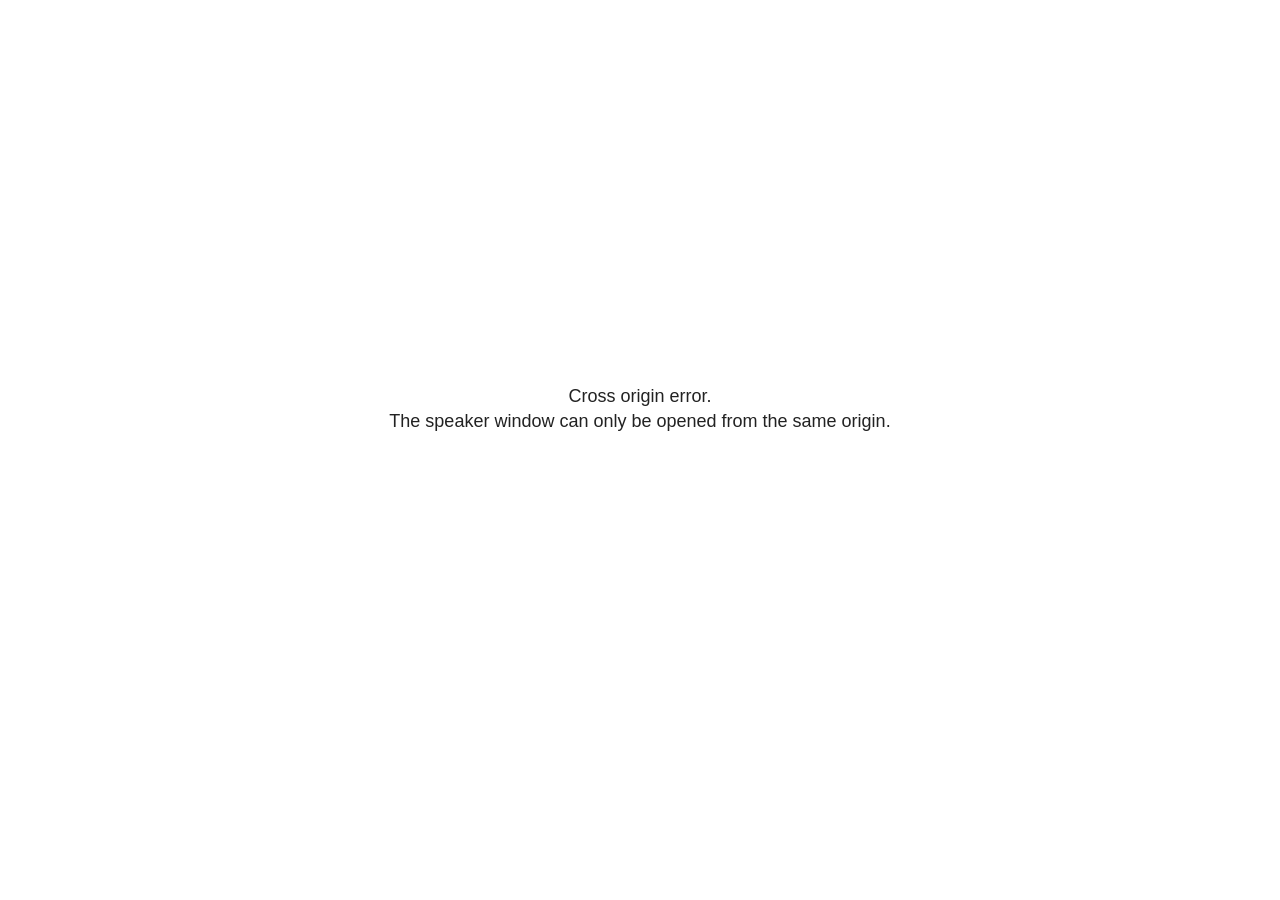
<file: site_libs/revealjs/plugin/notes/speaker-view.html>
<!--
	NOTE: You need to build the notes plugin after making changes to this file.
-->
<html lang="en">
	<head>
		<meta charset="utf-8">

		<title>reveal.js - Speaker View</title>

		<style>
			body {
				font-family: Helvetica;
				font-size: 18px;
			}

			#current-slide,
			#upcoming-slide,
			#speaker-controls {
				padding: 6px;
				box-sizing: border-box;
				-moz-box-sizing: border-box;
			}

			#current-slide iframe,
			#upcoming-slide iframe {
				width: 100%;
				height: 100%;
				border: 1px solid #ddd;
			}

			#current-slide .label,
			#upcoming-slide .label {
				position: absolute;
				top: 10px;
				left: 10px;
				z-index: 2;
			}

			#connection-status {
				position: absolute;
				top: 0;
				left: 0;
				width: 100%;
				height: 100%;
				z-index: 20;
				padding: 30% 20% 20% 20%;
				font-size: 18px;
				color: #222;
				background: #fff;
				text-align: center;
				box-sizing: border-box;
				line-height: 1.4;
			}

			.overlay-element {
				height: 34px;
				line-height: 34px;
				padding: 0 10px;
				text-shadow: none;
				background: rgba( 220, 220, 220, 0.8 );
				color: #222;
				font-size: 14px;
			}

			.overlay-element.interactive:hover {
				background: rgba( 220, 220, 220, 1 );
			}

			#current-slide {
				position: absolute;
				width: 60%;
				height: 100%;
				top: 0;
				left: 0;
				padding-right: 0;
			}

			#upcoming-slide {
				position: absolute;
				width: 40%;
				height: 40%;
				right: 0;
				top: 0;
			}

			/* Speaker controls */
			#speaker-controls {
				position: absolute;
				top: 40%;
				right: 0;
				width: 40%;
				height: 60%;
				overflow: auto;
				font-size: 18px;
			}

				.speaker-controls-time.hidden,
				.speaker-controls-notes.hidden {
					display: none;
				}

				.speaker-controls-time .label,
				.speaker-controls-pace .label,
				.speaker-controls-notes .label {
					text-transform: uppercase;
					font-weight: normal;
					font-size: 0.66em;
					color: #666;
					margin: 0;
				}

				.speaker-controls-time, .speaker-controls-pace {
					border-bottom: 1px solid rgba( 200, 200, 200, 0.5 );
					margin-bottom: 10px;
					padding: 10px 16px;
					padding-bottom: 20px;
					cursor: pointer;
				}

				.speaker-controls-time .reset-button {
					opacity: 0;
					float: right;
					color: #666;
					text-decoration: none;
				}
				.speaker-controls-time:hover .reset-button {
					opacity: 1;
				}

				.speaker-controls-time .timer,
				.speaker-controls-time .clock {
					width: 50%;
				}

				.speaker-controls-time .timer,
				.speaker-controls-time .clock,
				.speaker-controls-time .pacing .hours-value,
				.speaker-controls-time .pacing .minutes-value,
				.speaker-controls-time .pacing .seconds-value {
					font-size: 1.9em;
				}

				.speaker-controls-time .timer {
					float: left;
				}

				.speaker-controls-time .clock {
					float: right;
					text-align: right;
				}

				.speaker-controls-time span.mute {
					opacity: 0.3;
				}

				.speaker-controls-time .pacing-title {
					margin-top: 5px;
				}

				.speaker-controls-time .pacing.ahead {
					color: blue;
				}

				.speaker-controls-time .pacing.on-track {
					color: green;
				}

				.speaker-controls-time .pacing.behind {
					color: red;
				}

				.speaker-controls-notes {
					padding: 10px 16px;
				}

				.speaker-controls-notes .value {
					margin-top: 5px;
					line-height: 1.4;
					font-size: 1.2em;
				}

			/* Layout selector */
			#speaker-layout {
				position: absolute;
				top: 10px;
				right: 10px;
				color: #222;
				z-index: 10;
			}
				#speaker-layout select {
					position: absolute;
					width: 100%;
					height: 100%;
					top: 0;
					left: 0;
					border: 0;
					box-shadow: 0;
					cursor: pointer;
					opacity: 0;

					font-size: 1em;
					background-color: transparent;

					-moz-appearance: none;
					-webkit-appearance: none;
					-webkit-tap-highlight-color: rgba(0, 0, 0, 0);
				}

				#speaker-layout select:focus {
					outline: none;
					box-shadow: none;
				}

			.clear {
				clear: both;
			}

			/* Speaker layout: Wide */
			body[data-speaker-layout="wide"] #current-slide,
			body[data-speaker-layout="wide"] #upcoming-slide {
				width: 50%;
				height: 45%;
				padding: 6px;
			}

			body[data-speaker-layout="wide"] #current-slide {
				top: 0;
				left: 0;
			}

			body[data-speaker-layout="wide"] #upcoming-slide {
				top: 0;
				left: 50%;
			}

			body[data-speaker-layout="wide"] #speaker-controls {
				top: 45%;
				left: 0;
				width: 100%;
				height: 50%;
				font-size: 1.25em;
			}

			/* Speaker layout: Tall */
			body[data-speaker-layout="tall"] #current-slide,
			body[data-speaker-layout="tall"] #upcoming-slide {
				width: 45%;
				height: 50%;
				padding: 6px;
			}

			body[data-speaker-layout="tall"] #current-slide {
				top: 0;
				left: 0;
			}

			body[data-speaker-layout="tall"] #upcoming-slide {
				top: 50%;
				left: 0;
			}

			body[data-speaker-layout="tall"] #speaker-controls {
				padding-top: 40px;
				top: 0;
				left: 45%;
				width: 55%;
				height: 100%;
				font-size: 1.25em;
			}

			/* Speaker layout: Notes only */
			body[data-speaker-layout="notes-only"] #current-slide,
			body[data-speaker-layout="notes-only"] #upcoming-slide {
				display: none;
			}

			body[data-speaker-layout="notes-only"] #speaker-controls {
				padding-top: 40px;
				top: 0;
				left: 0;
				width: 100%;
				height: 100%;
				font-size: 1.25em;
			}

			@media screen and (max-width: 1080px) {
				body[data-speaker-layout="default"] #speaker-controls {
					font-size: 16px;
				}
			}

			@media screen and (max-width: 900px) {
				body[data-speaker-layout="default"] #speaker-controls {
					font-size: 14px;
				}
			}

			@media screen and (max-width: 800px) {
				body[data-speaker-layout="default"] #speaker-controls {
					font-size: 12px;
				}
			}

		</style>
	</head>

	<body>

		<div id="connection-status">Loading speaker view...</div>

		<div id="current-slide"></div>
		<div id="upcoming-slide"><span class="overlay-element label">Upcoming</span></div>
		<div id="speaker-controls">
			<div class="speaker-controls-time">
				<h4 class="label">Time <span class="reset-button">Click to Reset</span></h4>
				<div class="clock">
					<span class="clock-value">0:00 AM</span>
				</div>
				<div class="timer">
					<span class="hours-value">00</span><span class="minutes-value">:00</span><span class="seconds-value">:00</span>
				</div>
				<div class="clear"></div>

				<h4 class="label pacing-title" style="display: none">Pacing – Time to finish current slide</h4>
				<div class="pacing" style="display: none">
					<span class="hours-value">00</span><span class="minutes-value">:00</span><span class="seconds-value">:00</span>
				</div>
			</div>

			<div class="speaker-controls-notes hidden">
				<h4 class="label">Notes</h4>
				<div class="value"></div>
			</div>
		</div>
		<div id="speaker-layout" class="overlay-element interactive">
			<span class="speaker-layout-label"></span>
			<select class="speaker-layout-dropdown"></select>
		</div>

		<script>

			(function() {

				var notes,
					notesValue,
					currentState,
					currentSlide,
					upcomingSlide,
					layoutLabel,
					layoutDropdown,
					pendingCalls = {},
					lastRevealApiCallId = 0,
					connected = false

				var connectionStatus = document.querySelector( '#connection-status' );

				var SPEAKER_LAYOUTS = {
					'default': 'Default',
					'wide': 'Wide',
					'tall': 'Tall',
					'notes-only': 'Notes only'
				};

				setupLayout();

				let openerOrigin;

				try {
					openerOrigin = window.opener.location.origin;
				}
				catch ( error ) { console.warn( error ) }

				// In order to prevent XSS, the speaker view will only run if its
				// opener has the same origin as itself
				if( window.location.origin !== openerOrigin ) {
					connectionStatus.innerHTML = 'Cross origin error.<br>The speaker window can only be opened from the same origin.';
					return;
				}

				var connectionTimeout = setTimeout( function() {
					connectionStatus.innerHTML = 'Error connecting to main window.<br>Please try closing and reopening the speaker view.';
				}, 5000 );

				window.addEventListener( 'message', function( event ) {

					// Validate the origin of all messages to avoid parsing messages
					// that aren't meant for us. Ignore when running off file:// so
					// that the speaker view continues to work without a web server.
					if( window.location.origin !== event.origin && window.location.origin !== 'file://' ) {
						return
					}

					clearTimeout( connectionTimeout );
					connectionStatus.style.display = 'none';

					var data = JSON.parse( event.data );

					// The overview mode is only useful to the reveal.js instance
					// where navigation occurs so we don't sync it
					if( data.state ) delete data.state.overview;

					// Messages sent by the notes plugin inside of the main window
					if( data && data.namespace === 'reveal-notes' ) {
						if( data.type === 'connect' ) {
							handleConnectMessage( data );
						}
						else if( data.type === 'state' ) {
							handleStateMessage( data );
						}
						else if( data.type === 'return' ) {
							pendingCalls[data.callId](data.result);
							delete pendingCalls[data.callId];
						}
					}
					// Messages sent by the reveal.js inside of the current slide preview
					else if( data && data.namespace === 'reveal' ) {
						if( /ready/.test( data.eventName ) ) {
							// Send a message back to notify that the handshake is complete
							window.opener.postMessage( JSON.stringify({ namespace: 'reveal-notes', type: 'connected'} ), '*' );
						}
						else if( /slidechanged|fragmentshown|fragmenthidden|paused|resumed/.test( data.eventName ) && currentState !== JSON.stringify( data.state ) ) {

							dispatchStateToMainWindow( data.state );

						}
					}

				} );

				/**
				 * Updates the presentation in the main window to match the state
				 * of the presentation in the notes window.
				 */
				const dispatchStateToMainWindow = debounce(( state ) => {
					window.opener.postMessage( JSON.stringify({ method: 'setState', args: [ state ]} ), '*' );
				}, 500);

				/**
				 * Asynchronously calls the Reveal.js API of the main frame.
				 */
				function callRevealApi( methodName, methodArguments, callback ) {

					var callId = ++lastRevealApiCallId;
					pendingCalls[callId] = callback;
					window.opener.postMessage( JSON.stringify( {
						namespace: 'reveal-notes',
						type: 'call',
						callId: callId,
						methodName: methodName,
						arguments: methodArguments
					} ), '*' );

				}

				/**
				 * Called when the main window is trying to establish a
				 * connection.
				 */
				function handleConnectMessage( data ) {

					if( connected === false ) {
						connected = true;

						setupIframes( data );
						setupKeyboard();
						setupNotes();
						setupTimer();
						setupHeartbeat();
					}

				}

				/**
				 * Called when the main window sends an updated state.
				 */
				function handleStateMessage( data ) {

					// Store the most recently set state to avoid circular loops
					// applying the same state
					currentState = JSON.stringify( data.state );

					// No need for updating the notes in case of fragment changes
					if ( data.notes ) {
						notes.classList.remove( 'hidden' );
						notesValue.style.whiteSpace = data.whitespace;
						if( data.markdown ) {
							notesValue.innerHTML = marked( data.notes );
						}
						else {
							notesValue.innerHTML = data.notes;
						}
					}
					else {
						notes.classList.add( 'hidden' );
					}

					// Update the note slides
					currentSlide.contentWindow.postMessage( JSON.stringify({ method: 'setState', args: [ data.state ] }), '*' );
					upcomingSlide.contentWindow.postMessage( JSON.stringify({ method: 'setState', args: [ data.state ] }), '*' );
					upcomingSlide.contentWindow.postMessage( JSON.stringify({ method: 'next' }), '*' );

				}

				// Limit to max one state update per X ms
				handleStateMessage = debounce( handleStateMessage, 200 );

				/**
				 * Forward keyboard events to the current slide window.
				 * This enables keyboard events to work even if focus
				 * isn't set on the current slide iframe.
				 *
				 * Block F5 default handling, it reloads and disconnects
				 * the speaker notes window.
				 */
				function setupKeyboard() {

					document.addEventListener( 'keydown', function( event ) {
						if( event.keyCode === 116 || ( event.metaKey && event.keyCode === 82 ) ) {
							event.preventDefault();
							return false;
						}
						currentSlide.contentWindow.postMessage( JSON.stringify({ method: 'triggerKey', args: [ event.keyCode ] }), '*' );
					} );

				}

				/**
				 * Creates the preview iframes.
				 */
				function setupIframes( data ) {

					var params = [
						'receiver',
						'progress=false',
						'history=false',
						'transition=none',
						'autoSlide=0',
						'backgroundTransition=none'
					].join( '&' );

					var urlSeparator = /\?/.test(data.url) ? '&' : '?';
					var hash = '#/' + data.state.indexh + '/' + data.state.indexv;
					var currentURL = data.url + urlSeparator + params + '&scrollActivationWidth=false&postMessageEvents=true' + hash;
					var upcomingURL = data.url + urlSeparator + params + '&scrollActivationWidth=false&controls=false' + hash;

					currentSlide = document.createElement( 'iframe' );
					currentSlide.setAttribute( 'width', 1280 );
					currentSlide.setAttribute( 'height', 1024 );
					currentSlide.setAttribute( 'src', currentURL );
					document.querySelector( '#current-slide' ).appendChild( currentSlide );

					upcomingSlide = document.createElement( 'iframe' );
					upcomingSlide.setAttribute( 'width', 640 );
					upcomingSlide.setAttribute( 'height', 512 );
					upcomingSlide.setAttribute( 'src', upcomingURL );
					document.querySelector( '#upcoming-slide' ).appendChild( upcomingSlide );

				}

				/**
				 * Setup the notes UI.
				 */
				function setupNotes() {

					notes = document.querySelector( '.speaker-controls-notes' );
					notesValue = document.querySelector( '.speaker-controls-notes .value' );

				}

				/**
				 * We send out a heartbeat at all times to ensure we can
				 * reconnect with the main presentation window after reloads.
				 */
				function setupHeartbeat() {

					setInterval( () => {
						window.opener.postMessage( JSON.stringify({ namespace: 'reveal-notes', type: 'heartbeat'} ), '*' );
					}, 1000 );

				}

				function getTimings( callback ) {

					callRevealApi( 'getSlidesAttributes', [], function ( slideAttributes ) {
						callRevealApi( 'getConfig', [], function ( config ) {
							var totalTime = config.totalTime;
							var minTimePerSlide = config.minimumTimePerSlide || 0;
							var defaultTiming = config.defaultTiming;
							if ((defaultTiming == null) && (totalTime == null)) {
								callback(null);
								return;
							}
							// Setting totalTime overrides defaultTiming
							if (totalTime) {
								defaultTiming = 0;
							}
							var timings = [];
							for ( var i in slideAttributes ) {
								var slide = slideAttributes[ i ];
								var timing = defaultTiming;
								if( slide.hasOwnProperty( 'data-timing' )) {
									var t = slide[ 'data-timing' ];
									timing = parseInt(t);
									if( isNaN(timing) ) {
										console.warn("Could not parse timing '" + t + "' of slide " + i + "; using default of " + defaultTiming);
										timing = defaultTiming;
									}
								}
								timings.push(timing);
							}
							if ( totalTime ) {
								// After we've allocated time to individual slides, we summarize it and
								// subtract it from the total time
								var remainingTime = totalTime - timings.reduce( function(a, b) { return a + b; }, 0 );
								// The remaining time is divided by the number of slides that have 0 seconds
								// allocated at the moment, giving the average time-per-slide on the remaining slides
								var remainingSlides = (timings.filter( function(x) { return x == 0 }) ).length
								var timePerSlide = Math.round( remainingTime / remainingSlides, 0 )
								// And now we replace every zero-value timing with that average
								timings = timings.map( function(x) { return (x==0 ? timePerSlide : x) } );
							}
							var slidesUnderMinimum = timings.filter( function(x) { return (x < minTimePerSlide) } ).length
							if ( slidesUnderMinimum ) {
								message = "The pacing time for " + slidesUnderMinimum + " slide(s) is under the configured minimum of " + minTimePerSlide + " seconds. Check the data-timing attribute on individual slides, or consider increasing the totalTime or minimumTimePerSlide configuration options (or removing some slides).";
								alert(message);
							}
							callback( timings );
						} );
					} );

				}

				/**
				 * Return the number of seconds allocated for presenting
				 * all slides up to and including this one.
				 */
				function getTimeAllocated( timings, callback ) {

					callRevealApi( 'getSlidePastCount', [], function ( currentSlide ) {
						var allocated = 0;
						for (var i in timings.slice(0, currentSlide + 1)) {
							allocated += timings[i];
						}
						callback( allocated );
					} );

				}

				/**
				 * Create the timer and clock and start updating them
				 * at an interval.
				 */
				function setupTimer() {

					var start = new Date(),
					timeEl = document.querySelector( '.speaker-controls-time' ),
					clockEl = timeEl.querySelector( '.clock-value' ),
					hoursEl = timeEl.querySelector( '.hours-value' ),
					minutesEl = timeEl.querySelector( '.minutes-value' ),
					secondsEl = timeEl.querySelector( '.seconds-value' ),
					pacingTitleEl = timeEl.querySelector( '.pacing-title' ),
					pacingEl = timeEl.querySelector( '.pacing' ),
					pacingHoursEl = pacingEl.querySelector( '.hours-value' ),
					pacingMinutesEl = pacingEl.querySelector( '.minutes-value' ),
					pacingSecondsEl = pacingEl.querySelector( '.seconds-value' );

					var timings = null;
					getTimings( function ( _timings ) {

						timings = _timings;
						if (_timings !== null) {
							pacingTitleEl.style.removeProperty('display');
							pacingEl.style.removeProperty('display');
						}

						// Update once directly
						_updateTimer();

						// Then update every second
						setInterval( _updateTimer, 1000 );

					} );


					function _resetTimer() {

						if (timings == null) {
							start = new Date();
							_updateTimer();
						}
						else {
							// Reset timer to beginning of current slide
							getTimeAllocated( timings, function ( slideEndTimingSeconds ) {
								var slideEndTiming = slideEndTimingSeconds * 1000;
								callRevealApi( 'getSlidePastCount', [], function ( currentSlide ) {
									var currentSlideTiming = timings[currentSlide] * 1000;
									var previousSlidesTiming = slideEndTiming - currentSlideTiming;
									var now = new Date();
									start = new Date(now.getTime() - previousSlidesTiming);
									_updateTimer();
								} );
							} );
						}

					}

					timeEl.addEventListener( 'click', function() {
						_resetTimer();
						return false;
					} );

					function _displayTime( hrEl, minEl, secEl, time) {

						var sign = Math.sign(time) == -1 ? "-" : "";
						time = Math.abs(Math.round(time / 1000));
						var seconds = time % 60;
						var minutes = Math.floor( time / 60 ) % 60 ;
						var hours = Math.floor( time / ( 60 * 60 )) ;
						hrEl.innerHTML = sign + zeroPadInteger( hours );
						if (hours == 0) {
							hrEl.classList.add( 'mute' );
						}
						else {
							hrEl.classList.remove( 'mute' );
						}
						minEl.innerHTML = ':' + zeroPadInteger( minutes );
						if (hours == 0 && minutes == 0) {
							minEl.classList.add( 'mute' );
						}
						else {
							minEl.classList.remove( 'mute' );
						}
						secEl.innerHTML = ':' + zeroPadInteger( seconds );
					}

					function _updateTimer() {

						var diff, hours, minutes, seconds,
						now = new Date();

						diff = now.getTime() - start.getTime();

						clockEl.innerHTML = now.toLocaleTimeString( 'en-US', { hour12: true, hour: '2-digit', minute:'2-digit' } );
						_displayTime( hoursEl, minutesEl, secondsEl, diff );
						if (timings !== null) {
							_updatePacing(diff);
						}

					}

					function _updatePacing(diff) {

						getTimeAllocated( timings, function ( slideEndTimingSeconds ) {
							var slideEndTiming = slideEndTimingSeconds * 1000;

							callRevealApi( 'getSlidePastCount', [], function ( currentSlide ) {
								var currentSlideTiming = timings[currentSlide] * 1000;
								var timeLeftCurrentSlide = slideEndTiming - diff;
								if (timeLeftCurrentSlide < 0) {
									pacingEl.className = 'pacing behind';
								}
								else if (timeLeftCurrentSlide < currentSlideTiming) {
									pacingEl.className = 'pacing on-track';
								}
								else {
									pacingEl.className = 'pacing ahead';
								}
								_displayTime( pacingHoursEl, pacingMinutesEl, pacingSecondsEl, timeLeftCurrentSlide );
							} );
						} );
					}

				}

				/**
				 * Sets up the speaker view layout and layout selector.
				 */
				function setupLayout() {

					layoutDropdown = document.querySelector( '.speaker-layout-dropdown' );
					layoutLabel = document.querySelector( '.speaker-layout-label' );

					// Render the list of available layouts
					for( var id in SPEAKER_LAYOUTS ) {
						var option = document.createElement( 'option' );
						option.setAttribute( 'value', id );
						option.textContent = SPEAKER_LAYOUTS[ id ];
						layoutDropdown.appendChild( option );
					}

					// Monitor the dropdown for changes
					layoutDropdown.addEventListener( 'change', function( event ) {

						setLayout( layoutDropdown.value );

					}, false );

					// Restore any currently persisted layout
					setLayout( getLayout() );

				}

				/**
				 * Sets a new speaker view layout. The layout is persisted
				 * in local storage.
				 */
				function setLayout( value ) {

					var title = SPEAKER_LAYOUTS[ value ];

					layoutLabel.innerHTML = 'Layout' + ( title ? ( ': ' + title ) : '' );
					layoutDropdown.value = value;

					document.body.setAttribute( 'data-speaker-layout', value );

					// Persist locally
					if( supportsLocalStorage() ) {
						window.localStorage.setItem( 'reveal-speaker-layout', value );
					}

				}

				/**
				 * Returns the ID of the most recently set speaker layout
				 * or our default layout if none has been set.
				 */
				function getLayout() {

					if( supportsLocalStorage() ) {
						var layout = window.localStorage.getItem( 'reveal-speaker-layout' );
						if( layout ) {
							return layout;
						}
					}

					// Default to the first record in the layouts hash
					for( var id in SPEAKER_LAYOUTS ) {
						return id;
					}

				}

				function supportsLocalStorage() {

					try {
						localStorage.setItem('test', 'test');
						localStorage.removeItem('test');
						return true;
					}
					catch( e ) {
						return false;
					}

				}

				function zeroPadInteger( num ) {

					var str = '00' + parseInt( num );
					return str.substring( str.length - 2 );

				}

				/**
				 * Limits the frequency at which a function can be called.
				 */
				function debounce( fn, ms ) {

					var lastTime = 0,
						timeout;

					return function() {

						var args = arguments;
						var context = this;

						clearTimeout( timeout );

						var timeSinceLastCall = Date.now() - lastTime;
						if( timeSinceLastCall > ms ) {
							fn.apply( context, args );
							lastTime = Date.now();
						}
						else {
							timeout = setTimeout( function() {
								fn.apply( context, args );
								lastTime = Date.now();
							}, ms - timeSinceLastCall );
						}

					}

				}

			})();

		</script>
	</body>
</html>
</file>
<file: site_libs/quarto-html/tippy.css>
.tippy-box[data-animation=fade][data-state=hidden]{opacity:0}[data-tippy-root]{max-width:calc(100vw - 10px)}.tippy-box{position:relative;background-color:#333;color:#fff;border-radius:4px;font-size:14px;line-height:1.4;white-space:normal;outline:0;transition-property:transform,visibility,opacity}.tippy-box[data-placement^=top]>.tippy-arrow{bottom:0}.tippy-box[data-placement^=top]>.tippy-arrow:before{bottom:-7px;left:0;border-width:8px 8px 0;border-top-color:initial;transform-origin:center top}.tippy-box[data-placement^=bottom]>.tippy-arrow{top:0}.tippy-box[data-placement^=bottom]>.tippy-arrow:before{top:-7px;left:0;border-width:0 8px 8px;border-bottom-color:initial;transform-origin:center bottom}.tippy-box[data-placement^=left]>.tippy-arrow{right:0}.tippy-box[data-placement^=left]>.tippy-arrow:before{border-width:8px 0 8px 8px;border-left-color:initial;right:-7px;transform-origin:center left}.tippy-box[data-placement^=right]>.tippy-arrow{left:0}.tippy-box[data-placement^=right]>.tippy-arrow:before{left:-7px;border-width:8px 8px 8px 0;border-right-color:initial;transform-origin:center right}.tippy-box[data-inertia][data-state=visible]{transition-timing-function:cubic-bezier(.54,1.5,.38,1.11)}.tippy-arrow{width:16px;height:16px;color:#333}.tippy-arrow:before{content:"";position:absolute;border-color:transparent;border-style:solid}.tippy-content{position:relative;padding:5px 9px;z-index:1}
</file>
<file: site_libs/quarto-html/quarto-syntax-highlighting-ed96de9b727972fe78a7b5d16c58bf87.css>
/* quarto syntax highlight colors */
:root {
  --quarto-hl-ot-color: #003B4F;
  --quarto-hl-at-color: #657422;
  --quarto-hl-ss-color: #20794D;
  --quarto-hl-an-color: #5E5E5E;
  --quarto-hl-fu-color: #4758AB;
  --quarto-hl-st-color: #20794D;
  --quarto-hl-cf-color: #003B4F;
  --quarto-hl-op-color: #5E5E5E;
  --quarto-hl-er-color: #AD0000;
  --quarto-hl-bn-color: #AD0000;
  --quarto-hl-al-color: #AD0000;
  --quarto-hl-va-color: #111111;
  --quarto-hl-bu-color: inherit;
  --quarto-hl-ex-color: inherit;
  --quarto-hl-pp-color: #AD0000;
  --quarto-hl-in-color: #5E5E5E;
  --quarto-hl-vs-color: #20794D;
  --quarto-hl-wa-color: #5E5E5E;
  --quarto-hl-do-color: #5E5E5E;
  --quarto-hl-im-color: #00769E;
  --quarto-hl-ch-color: #20794D;
  --quarto-hl-dt-color: #AD0000;
  --quarto-hl-fl-color: #AD0000;
  --quarto-hl-co-color: #5E5E5E;
  --quarto-hl-cv-color: #5E5E5E;
  --quarto-hl-cn-color: #8f5902;
  --quarto-hl-sc-color: #5E5E5E;
  --quarto-hl-dv-color: #AD0000;
  --quarto-hl-kw-color: #003B4F;
}

/* other quarto variables */
:root {
  --quarto-font-monospace: SFMono-Regular, Menlo, Monaco, Consolas, "Liberation Mono", "Courier New", monospace;
}

/* syntax highlight based on Pandoc's rules */
pre > code.sourceCode > span {
  color: #003B4F;
}

code.sourceCode > span {
  color: #003B4F;
}

div.sourceCode,
div.sourceCode pre.sourceCode {
  color: #003B4F;
}

/* Normal */
code span {
  color: #003B4F;
}

/* Alert */
code span.al {
  color: #AD0000;
  font-style: inherit;
}

/* Annotation */
code span.an {
  color: #5E5E5E;
  font-style: inherit;
}

/* Attribute */
code span.at {
  color: #657422;
  font-style: inherit;
}

/* BaseN */
code span.bn {
  color: #AD0000;
  font-style: inherit;
}

/* BuiltIn */
code span.bu {
  font-style: inherit;
}

/* ControlFlow */
code span.cf {
  color: #003B4F;
  font-weight: bold;
  font-style: inherit;
}

/* Char */
code span.ch {
  color: #20794D;
  font-style: inherit;
}

/* Constant */
code span.cn {
  color: #8f5902;
  font-style: inherit;
}

/* Comment */
code span.co {
  color: #5E5E5E;
  font-style: inherit;
}

/* CommentVar */
code span.cv {
  color: #5E5E5E;
  font-style: italic;
}

/* Documentation */
code span.do {
  color: #5E5E5E;
  font-style: italic;
}

/* DataType */
code span.dt {
  color: #AD0000;
  font-style: inherit;
}

/* DecVal */
code span.dv {
  color: #AD0000;
  font-style: inherit;
}

/* Error */
code span.er {
  color: #AD0000;
  font-style: inherit;
}

/* Extension */
code span.ex {
  font-style: inherit;
}

/* Float */
code span.fl {
  color: #AD0000;
  font-style: inherit;
}

/* Function */
code span.fu {
  color: #4758AB;
  font-style: inherit;
}

/* Import */
code span.im {
  color: #00769E;
  font-style: inherit;
}

/* Information */
code span.in {
  color: #5E5E5E;
  font-style: inherit;
}

/* Keyword */
code span.kw {
  color: #003B4F;
  font-weight: bold;
  font-style: inherit;
}

/* Operator */
code span.op {
  color: #5E5E5E;
  font-style: inherit;
}

/* Other */
code span.ot {
  color: #003B4F;
  font-style: inherit;
}

/* Preprocessor */
code span.pp {
  color: #AD0000;
  font-style: inherit;
}

/* SpecialChar */
code span.sc {
  color: #5E5E5E;
  font-style: inherit;
}

/* SpecialString */
code span.ss {
  color: #20794D;
  font-style: inherit;
}

/* String */
code span.st {
  color: #20794D;
  font-style: inherit;
}

/* Variable */
code span.va {
  color: #111111;
  font-style: inherit;
}

/* VerbatimString */
code span.vs {
  color: #20794D;
  font-style: inherit;
}

/* Warning */
code span.wa {
  color: #5E5E5E;
  font-style: italic;
}

.prevent-inlining {
  content: "</";
}

/*# sourceMappingURL=0920dd6d7437995b8cdf7429764427b1.css.map */
</file>
<file: article.css>
/* HTML notes page (long-form) */
@import url("https://fonts.googleapis.com/css2?family=Source+Serif+4:ital,opsz,wght@0,8..60,400;0,8..60,600;1,8..60,400&display=swap");

body {
  font-family: "Source Serif 4", Georgia, serif;
}

main h1,
main h2,
main h3,
.quarto-title-banner h1 {
  font-family: system-ui, sans-serif;
}

div.notes,
aside.notes {
  border-left: 4px solid rgba(200, 80, 70, 0.45);
  padding: 0.75em 1em;
  margin: 1.25em 0;
  background: #faf8f2;
  font-size: 0.95rem;
}
</file>
